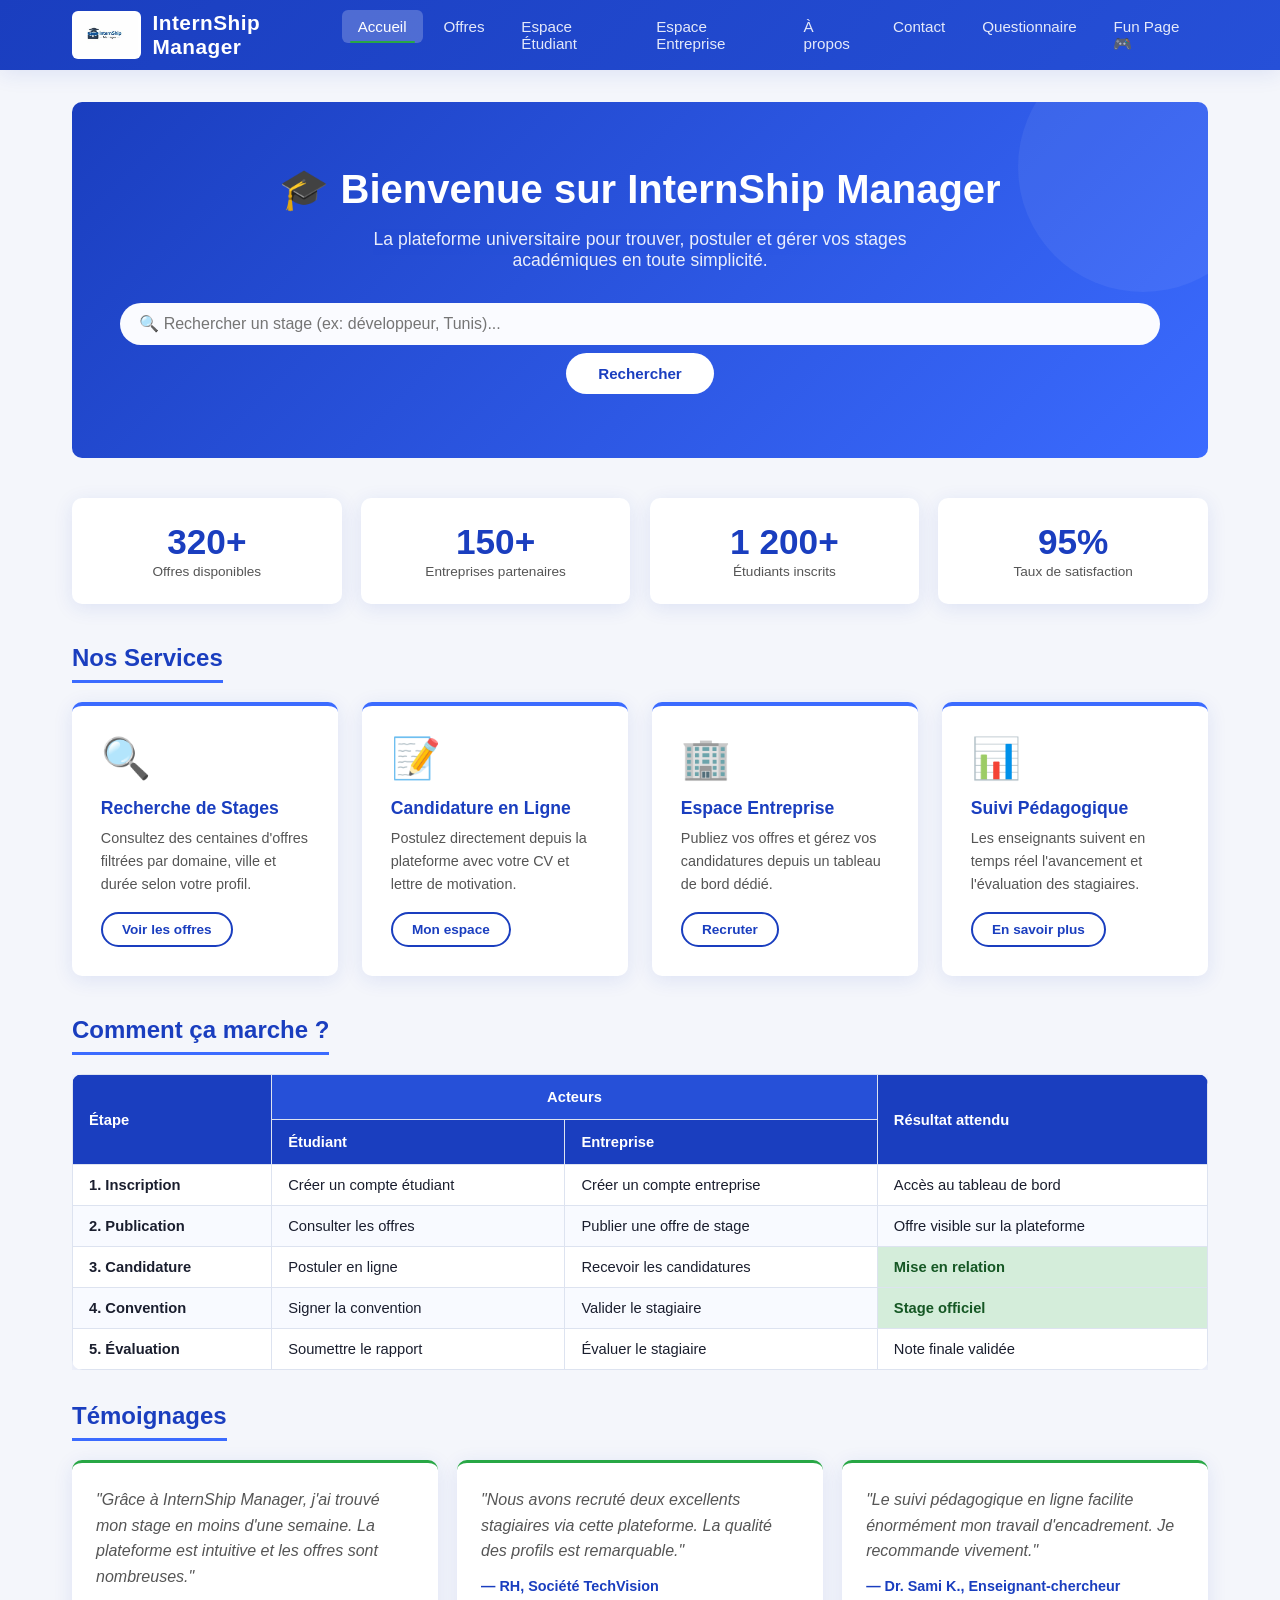
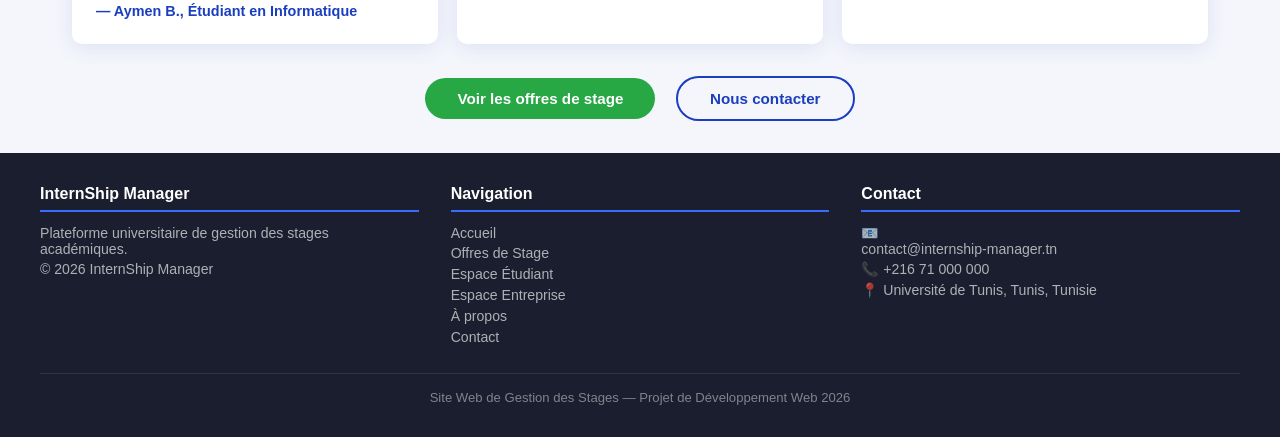
<file: index.html>
<!DOCTYPE html>
<html lang="fr">
<head>
  <meta charset="UTF-8">
  <meta name="viewport" content="width=device-width, initial-scale=1.0">
  <title>Accueil — InternShip Manager</title>
  <link rel="stylesheet" href="styles.css">
  <style>
/* Inline style on hero search bar */
.search-bar { display:flex; gap:0.5rem; justify-content:center; flex-wrap:wrap; }
.search-bar input { padding:0.75rem 1.2rem; border-radius:30px; border:none; font-size:1rem; min-width:280px; outline:none; }
.testimonials { margin-bottom:2rem; }
.testi-grid { display:grid; grid-template-columns:repeat(3,1fr); gap:1.2rem; }
.testi-card { background:white; border-radius:10px; padding:1.5rem; box-shadow:var(--shadow); border-top:3px solid var(--green); }
.testi-card p { font-style:italic; color:var(--gray-text); margin-bottom:0.8rem; line-height:1.6; }
.testi-card .author { font-weight:700; color:var(--blue-dark); font-size:0.9rem; }
@media(max-width:768px){.testi-grid{grid-template-columns:1fr;}}
</style>
  
</head>
<body>
  <header>
    <div class="header-inner">
      <a href="index.html" class="logo-wrap">
        <img src="[data-uri]" alt="InternShip Manager Logo">
        <span class="logo-text">InternShip Manager</span>
      </a>
      <nav>
        <ul>
          <li><a href="index.html" class="active">Accueil</a></li>
          <li><a href="offres.html" >Offres</a></li>
          <li><a href="espace-etudiant.html" >Espace Étudiant</a></li>
          <li><a href="espace-entreprise.html" >Espace Entreprise</a></li>
          <li><a href="about.html" >À propos</a></li>
          <li><a href="contact.html" >Contact</a></li>
          <li><a href="questionnaire.html">Questionnaire</a></li>
          <li><a href="funpage.html">Fun Page 🎮</a></li>
        </ul>
      </nav>
    </div>
  </header>
  <main>

    <!-- Hero Section -->
    <section class="hero">
      <h1>🎓 Bienvenue sur InternShip Manager</h1>
      <p>La plateforme universitaire pour trouver, postuler et gérer vos stages académiques en toute simplicité.</p>
      <div class="search-bar">
        <input type="text" placeholder="🔍 Rechercher un stage (ex: développeur, Tunis)...">
        <a href="offres.html" class="btn btn-primary">Rechercher</a>
      </div>
    </section>

    <!-- Stats -->
    <div class="stats-grid">
      <div class="stat-box"><span class="num">320+</span><span>Offres disponibles</span></div>
      <div class="stat-box"><span class="num">150+</span><span>Entreprises partenaires</span></div>
      <div class="stat-box"><span class="num">1 200+</span><span>Étudiants inscrits</span></div>
      <div class="stat-box"><span class="num">95%</span><span>Taux de satisfaction</span></div>
    </div>

    <!-- Features -->
    <h2 class="section-title">Nos Services</h2>
    <div class="cards-flex">
      <div class="card">
        <div class="card-icon">🔍</div>
        <h3>Recherche de Stages</h3>
        <p>Consultez des centaines d'offres filtrées par domaine, ville et durée selon votre profil.</p>
        <a href="offres.html" class="btn btn-outline" style="margin-top:1rem;font-size:0.85rem;padding:0.5rem 1.2rem;">Voir les offres</a>
      </div>
      <div class="card">
        <div class="card-icon">📝</div>
        <h3>Candidature en Ligne</h3>
        <p>Postulez directement depuis la plateforme avec votre CV et lettre de motivation.</p>
        <a href="espace-etudiant.html" class="btn btn-outline" style="margin-top:1rem;font-size:0.85rem;padding:0.5rem 1.2rem;">Mon espace</a>
      </div>
      <div class="card">
        <div class="card-icon">🏢</div>
        <h3>Espace Entreprise</h3>
        <p>Publiez vos offres et gérez vos candidatures depuis un tableau de bord dédié.</p>
        <a href="espace-entreprise.html" class="btn btn-outline" style="margin-top:1rem;font-size:0.85rem;padding:0.5rem 1.2rem;">Recruter</a>
      </div>
      <div class="card">
        <div class="card-icon">📊</div>
        <h3>Suivi Pédagogique</h3>
        <p>Les enseignants suivent en temps réel l'avancement et l'évaluation des stagiaires.</p>
        <a href="about.html" class="btn btn-outline" style="margin-top:1rem;font-size:0.85rem;padding:0.5rem 1.2rem;">En savoir plus</a>
      </div>
    </div>

    <!-- Comment ça marche -->
    <h2 class="section-title">Comment ça marche ?</h2>
    <div class="table-wrap">
      <table class="table-styled">
        <thead>
          <tr>
            <th rowspan="2">Étape</th>
            <th colspan="2">Acteurs</th>
            <th rowspan="2">Résultat attendu</th>
          </tr>
          <tr>
            <th>Étudiant</th>
            <th>Entreprise</th>
          </tr>
        </thead>
        <tbody>
          <tr><td><strong>1. Inscription</strong></td><td>Créer un compte étudiant</td><td>Créer un compte entreprise</td><td>Accès au tableau de bord</td></tr>
          <tr><td><strong>2. Publication</strong></td><td>Consulter les offres</td><td>Publier une offre de stage</td><td>Offre visible sur la plateforme</td></tr>
          <tr><td><strong>3. Candidature</strong></td><td>Postuler en ligne</td><td>Recevoir les candidatures</td><td class="highlight">Mise en relation</td></tr>
          <tr><td><strong>4. Convention</strong></td><td>Signer la convention</td><td>Valider le stagiaire</td><td class="highlight">Stage officiel</td></tr>
          <tr><td><strong>5. Évaluation</strong></td><td>Soumettre le rapport</td><td>Évaluer le stagiaire</td><td>Note finale validée</td></tr>
        </tbody>
      </table>
    </div>

    <!-- Testimonials -->
    <section class="testimonials">
      <h2 class="section-title">Témoignages</h2>
      <div class="testi-grid">
        <div class="testi-card">
          <p>"Grâce à InternShip Manager, j'ai trouvé mon stage en moins d'une semaine. La plateforme est intuitive et les offres sont nombreuses."</p>
          <span class="author">— Aymen B., Étudiant en Informatique</span>
        </div>
        <div class="testi-card">
          <p>"Nous avons recruté deux excellents stagiaires via cette plateforme. La qualité des profils est remarquable."</p>
          <span class="author">— RH, Société TechVision</span>
        </div>
        <div class="testi-card">
          <p>"Le suivi pédagogique en ligne facilite énormément mon travail d'encadrement. Je recommande vivement."</p>
          <span class="author">— Dr. Sami K., Enseignant-chercheur</span>
        </div>
      </div>
    </section>

    <div style="text-align:center;margin-top:2rem;">
      <a href="offres.html" class="btn btn-secondary" style="margin-right:1rem;">Voir les offres de stage</a>
      <a href="contact.html" class="btn btn-outline">Nous contacter</a>
    </div>

  </main>
  <footer>
    <div class="footer-inner">
      <div class="footer-col">
        <h4>InternShip Manager</h4>
        <p>Plateforme universitaire de gestion des stages académiques.</p>
        <p>© 2026 InternShip Manager</p>
      </div>
      <div class="footer-col">
        <h4>Navigation</h4>
        <a href="index.html">Accueil</a>
        <a href="offres.html">Offres de Stage</a>
        <a href="espace-etudiant.html">Espace Étudiant</a>
        <a href="espace-entreprise.html">Espace Entreprise</a>
        <a href="about.html">À propos</a>
        <a href="contact.html">Contact</a>
      </div>
      <div class="footer-col">
        <h4>Contact</h4>
        <p>📧 <a href="mailto:contact@internship-manager.tn">contact@internship-manager.tn</a></p>
        <p>📞 +216 71 000 000</p>
        <p>📍 Université de Tunis, Tunis, Tunisie</p>
      </div>
    </div>
    <div class="footer-bottom">
      Site Web de Gestion des Stages — Projet de Développement Web 2026
    </div>
  </footer>
</body>
</html>
</file>
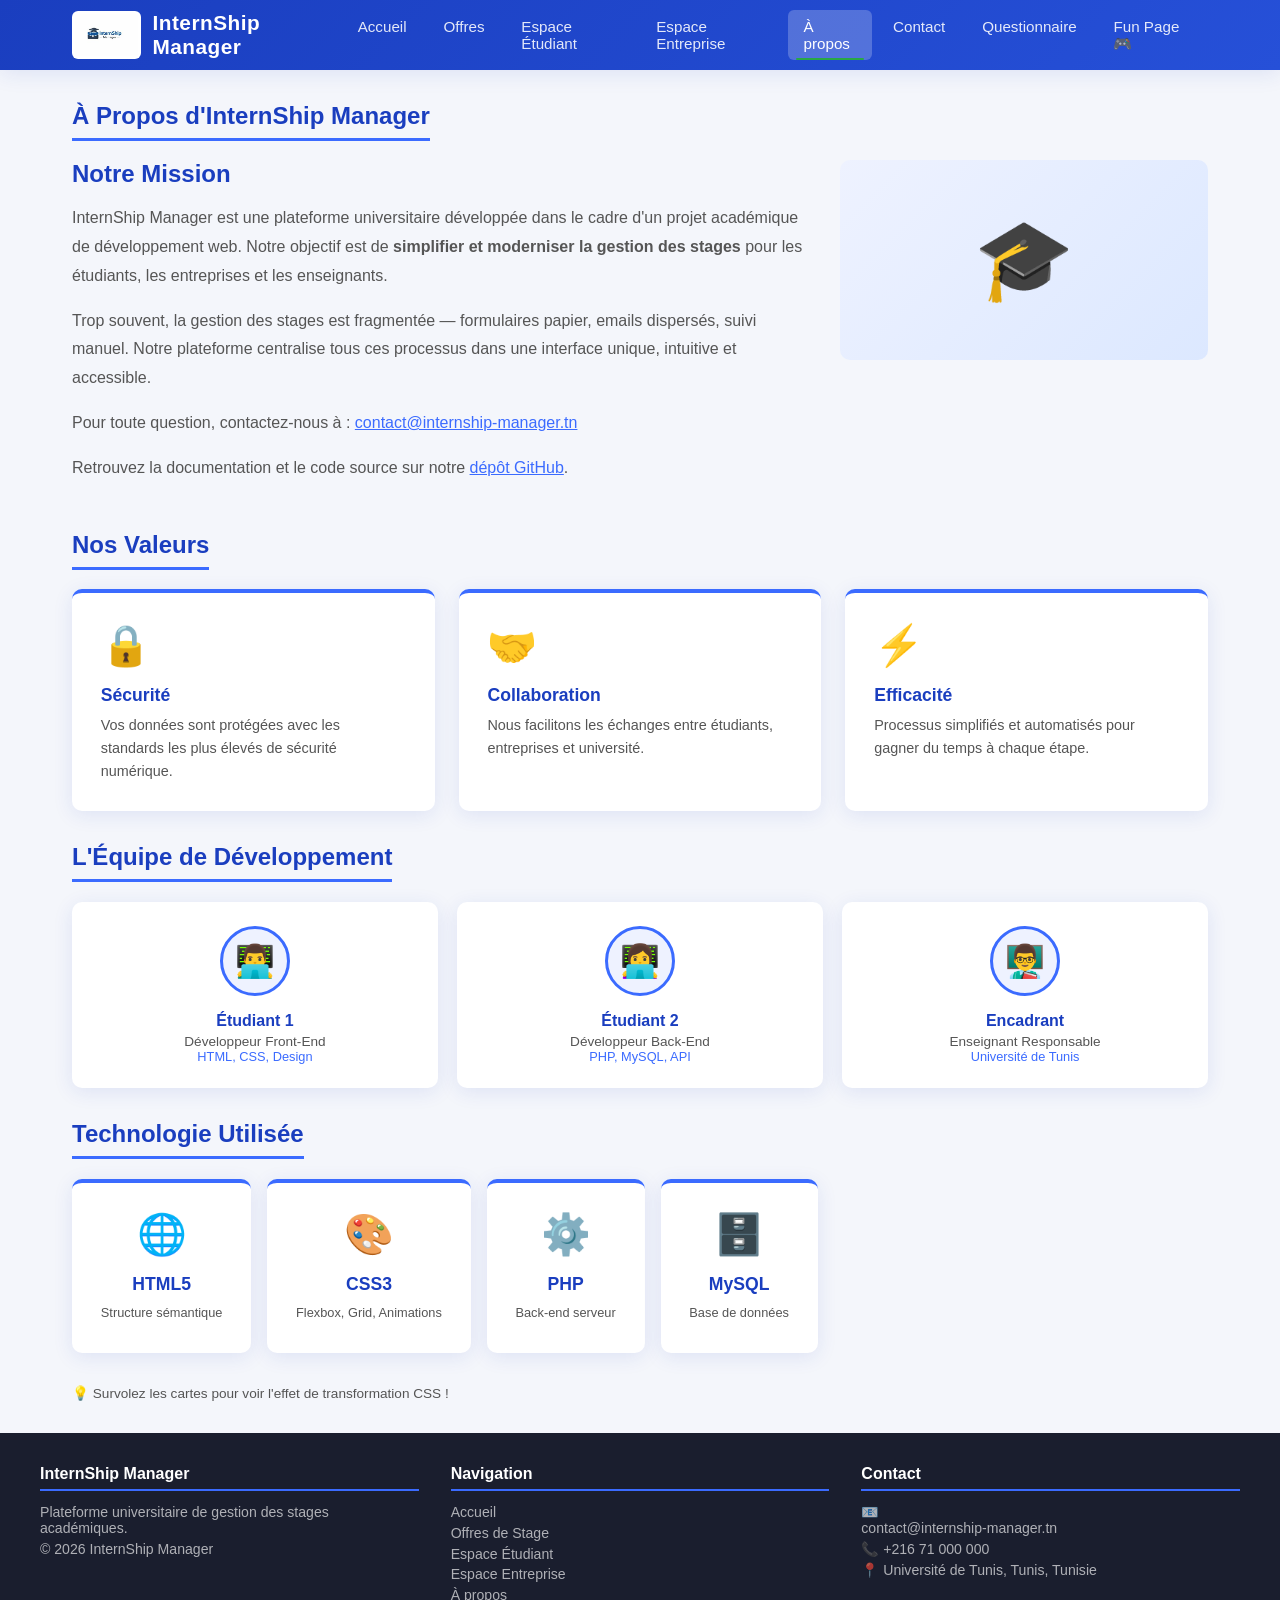
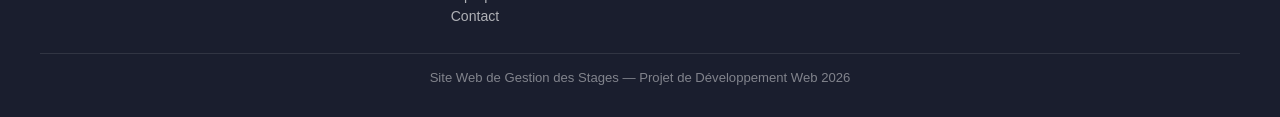
<file: about.html>
<!DOCTYPE html>
<html lang="fr">
<head>
  <meta charset="UTF-8">
  <meta name="viewport" content="width=device-width, initial-scale=1.0">
  <title>À Propos — InternShip Manager</title>
  <link rel="stylesheet" href="styles.css">
  
</head>
<body>
  <header>
    <div class="header-inner">
      <a href="index.html" class="logo-wrap">
        <img src="[data-uri]" alt="InternShip Manager Logo">
        <span class="logo-text">InternShip Manager</span>
      </a>
      <nav>
        <ul>
          <li><a href="index.html" >Accueil</a></li>
          <li><a href="offres.html" >Offres</a></li>
          <li><a href="espace-etudiant.html" >Espace Étudiant</a></li>
          <li><a href="espace-entreprise.html" >Espace Entreprise</a></li>
          <li><a href="about.html" class="active">À propos</a></li>
          <li><a href="contact.html" >Contact</a></li>
          <li><a href="questionnaire.html">Questionnaire</a></li>
          <li><a href="funpage.html">Fun Page 🎮</a></li>
        </ul>
      </nav>
    </div>
  </header>
  <main>

    <h1 class="section-title">À Propos d'InternShip Manager</h1>
    <div class="about-flex">
      <div class="about-text">
        <h2>Notre Mission</h2>
        <p>InternShip Manager est une plateforme universitaire développée dans le cadre d'un projet académique de développement web. Notre objectif est de <strong>simplifier et moderniser la gestion des stages</strong> pour les étudiants, les entreprises et les enseignants.</p>
        <p>Trop souvent, la gestion des stages est fragmentée — formulaires papier, emails dispersés, suivi manuel. Notre plateforme centralise tous ces processus dans une interface unique, intuitive et accessible.</p>
        <p>Pour toute question, contactez-nous à : <a href="mailto:contact@internship-manager.tn">contact@internship-manager.tn</a></p>
        <p>Retrouvez la documentation et le code source sur notre <a href="https://github.com" target="_blank">dépôt GitHub</a>.</p>
      </div>
      <div class="about-img">🎓</div>
    </div>

    <!-- Valeurs -->
    <h2 class="section-title">Nos Valeurs</h2>
    <div class="cards-flex" style="margin-bottom:2rem;">
      <div class="card"><div class="card-icon">🔒</div><h3>Sécurité</h3><p>Vos données sont protégées avec les standards les plus élevés de sécurité numérique.</p></div>
      <div class="card"><div class="card-icon">🤝</div><h3>Collaboration</h3><p>Nous facilitons les échanges entre étudiants, entreprises et université.</p></div>
      <div class="card"><div class="card-icon">⚡</div><h3>Efficacité</h3><p>Processus simplifiés et automatisés pour gagner du temps à chaque étape.</p></div>
    </div>

    <!-- Équipe -->
    <h2 class="section-title">L'Équipe de Développement</h2>
    <div class="team-grid">
      <div class="team-card">
        <div class="team-avatar">👨‍💻</div>
        <h4>Étudiant 1</h4>
        <p>Développeur Front-End</p>
        <p style="font-size:0.8rem;color:var(--blue-light);">HTML, CSS, Design</p>
      </div>
      <div class="team-card">
        <div class="team-avatar">👩‍💻</div>
        <h4>Étudiant 2</h4>
        <p>Développeur Back-End</p>
        <p style="font-size:0.8rem;color:var(--blue-light);">PHP, MySQL, API</p>
      </div>
      <div class="team-card">
        <div class="team-avatar">👨‍🏫</div>
        <h4>Encadrant</h4>
        <p>Enseignant Responsable</p>
        <p style="font-size:0.8rem;color:var(--blue-light);">Université de Tunis</p>
      </div>
    </div>

    <!-- Flip card demo of transformation -->
    <h2 class="section-title">Technologie Utilisée</h2>
    <div style="display:flex;gap:1rem;flex-wrap:wrap;margin-bottom:2rem;">
      <div class="flip-card">
        <div class="flip-inner">
          <div class="card" style="min-width:150px;text-align:center;">
            <div class="card-icon">🌐</div>
            <h3>HTML5</h3>
            <p style="font-size:0.8rem;">Structure sémantique</p>
          </div>
        </div>
      </div>
      <div class="flip-card">
        <div class="flip-inner">
          <div class="card" style="min-width:150px;text-align:center;">
            <div class="card-icon">🎨</div>
            <h3>CSS3</h3>
            <p style="font-size:0.8rem;">Flexbox, Grid, Animations</p>
          </div>
        </div>
      </div>
      <div class="flip-card">
        <div class="flip-inner">
          <div class="card" style="min-width:150px;text-align:center;">
            <div class="card-icon">⚙️</div>
            <h3>PHP</h3>
            <p style="font-size:0.8rem;">Back-end serveur</p>
          </div>
        </div>
      </div>
      <div class="flip-card">
        <div class="flip-inner">
          <div class="card" style="min-width:150px;text-align:center;">
            <div class="card-icon">🗄️</div>
            <h3>MySQL</h3>
            <p style="font-size:0.8rem;">Base de données</p>
          </div>
        </div>
      </div>
    </div>
    <p style="color:var(--gray-text);font-size:0.85rem;">💡 Survolez les cartes pour voir l'effet de transformation CSS !</p>

  </main>
  <footer>
    <div class="footer-inner">
      <div class="footer-col">
        <h4>InternShip Manager</h4>
        <p>Plateforme universitaire de gestion des stages académiques.</p>
        <p>© 2026 InternShip Manager</p>
      </div>
      <div class="footer-col">
        <h4>Navigation</h4>
        <a href="index.html">Accueil</a>
        <a href="offres.html">Offres de Stage</a>
        <a href="espace-etudiant.html">Espace Étudiant</a>
        <a href="espace-entreprise.html">Espace Entreprise</a>
        <a href="about.html">À propos</a>
        <a href="contact.html">Contact</a>
      </div>
      <div class="footer-col">
        <h4>Contact</h4>
        <p>📧 <a href="mailto:contact@internship-manager.tn">contact@internship-manager.tn</a></p>
        <p>📞 +216 71 000 000</p>
        <p>📍 Université de Tunis, Tunis, Tunisie</p>
      </div>
    </div>
    <div class="footer-bottom">
      Site Web de Gestion des Stages — Projet de Développement Web 2026
    </div>
  </footer>
</body>
</html>
</file>
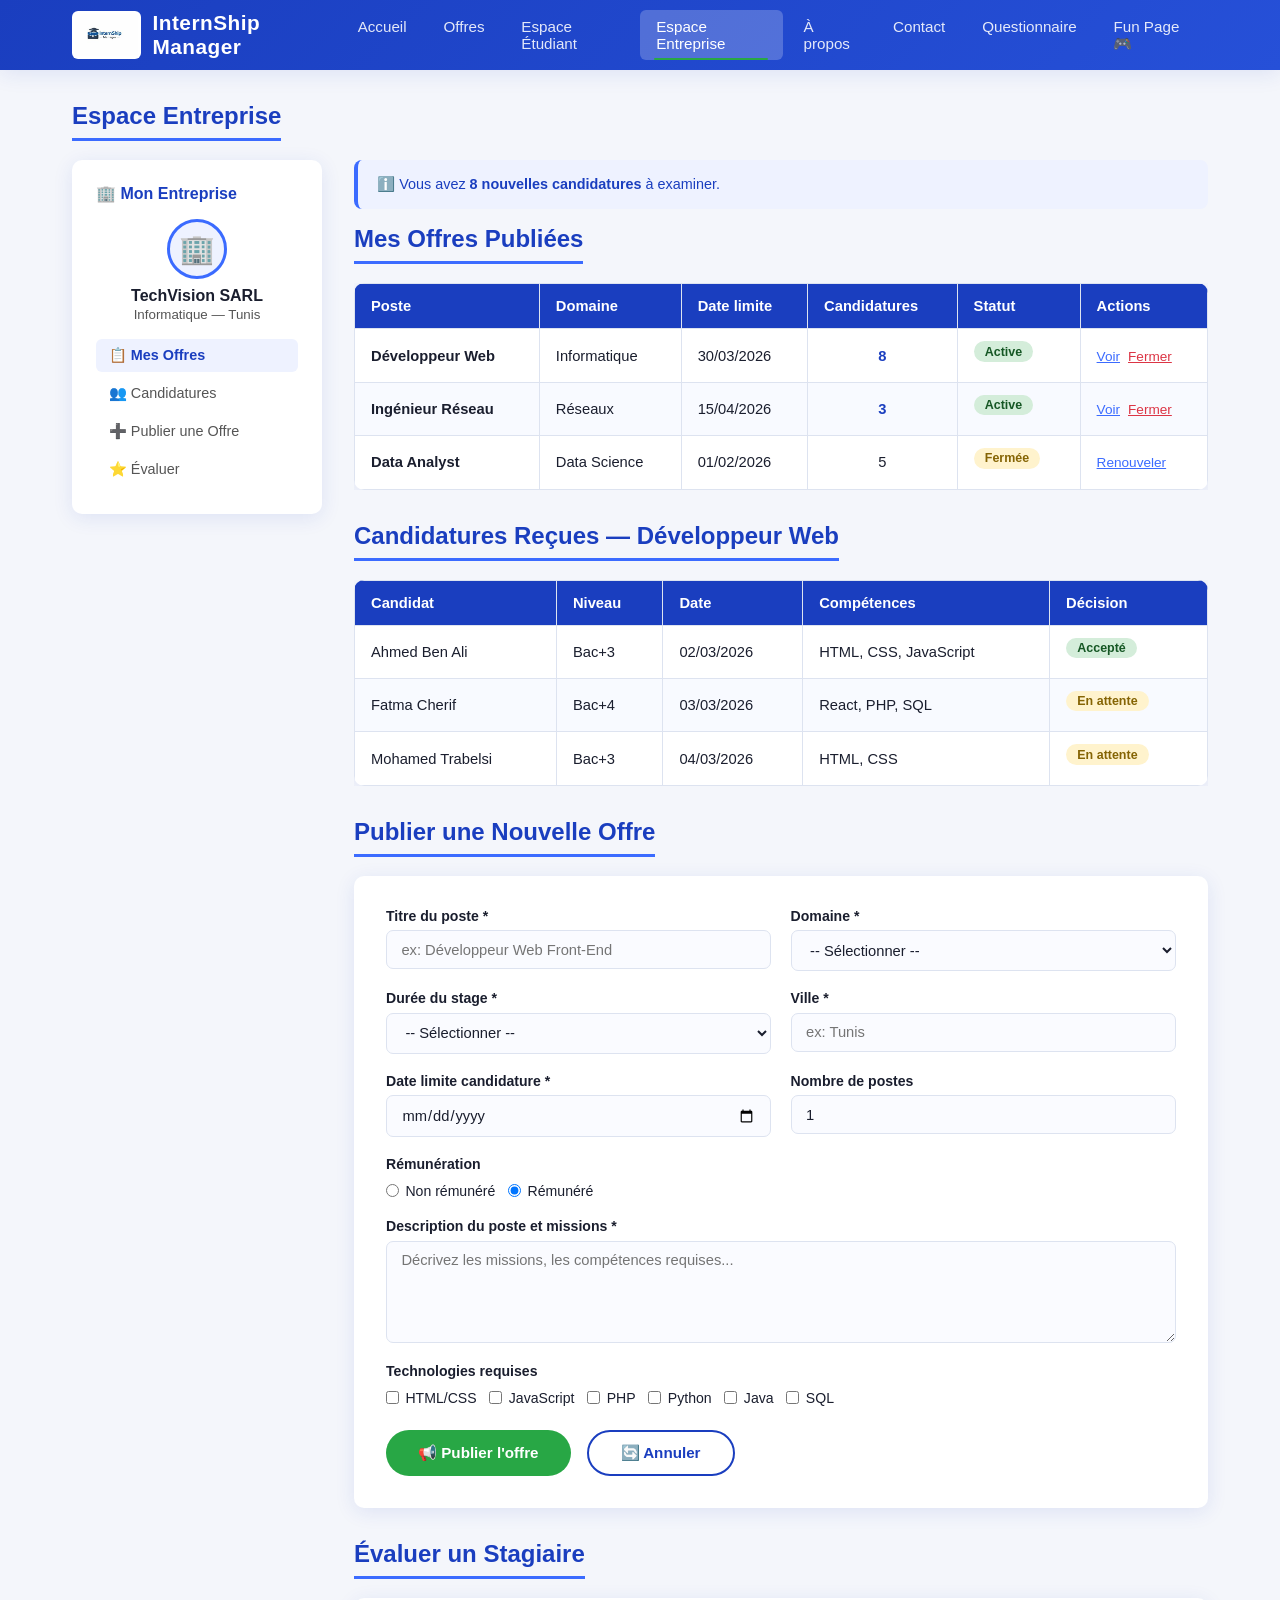
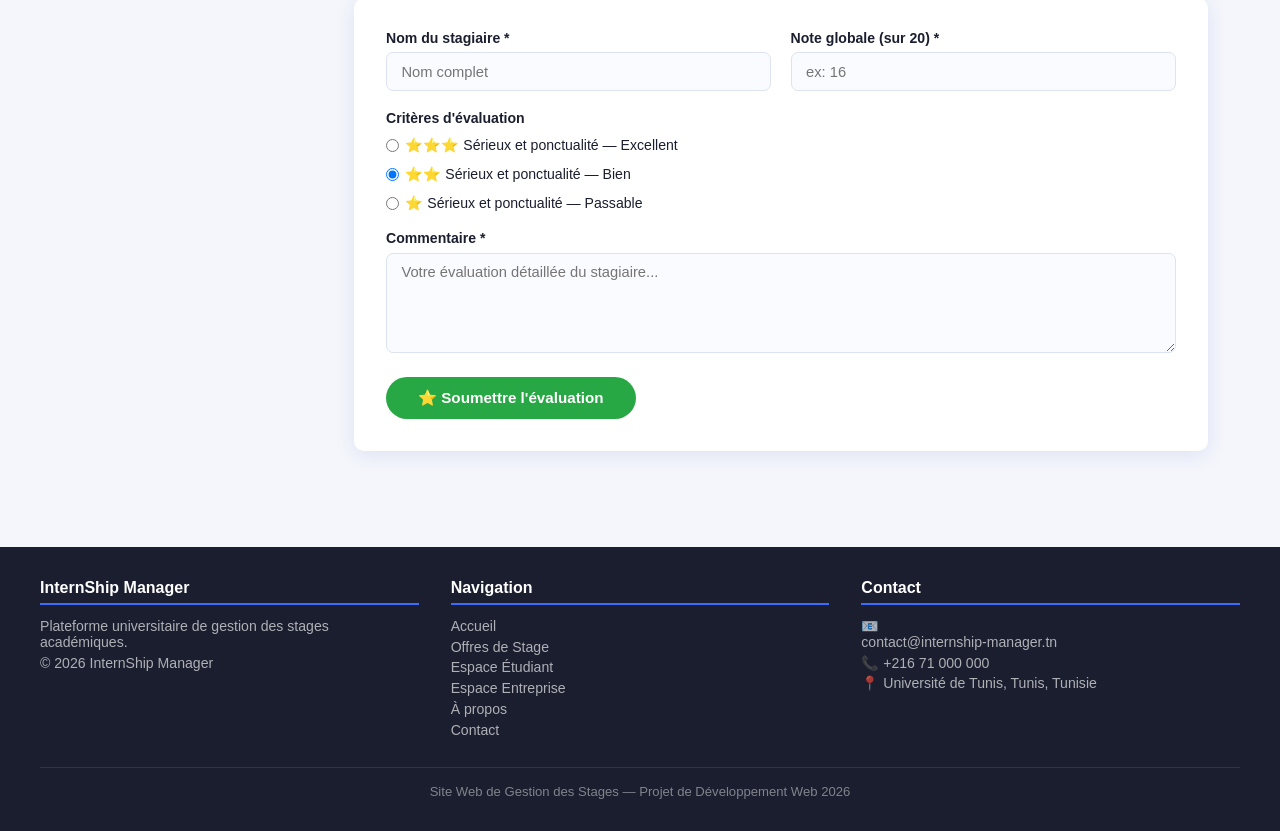
<file: espace-entreprise.html>
<!DOCTYPE html>
<html lang="fr">
<head>
  <meta charset="UTF-8">
  <meta name="viewport" content="width=device-width, initial-scale=1.0">
  <title>Espace Entreprise — InternShip Manager</title>
  <link rel="stylesheet" href="styles.css">
  
</head>
<body>
  <header>
    <div class="header-inner">
      <a href="index.html" class="logo-wrap">
        <img src="[data-uri]" alt="InternShip Manager Logo">
        <span class="logo-text">InternShip Manager</span>
      </a>
      <nav>
        <ul>
          <li><a href="index.html" >Accueil</a></li>
          <li><a href="offres.html" >Offres</a></li>
          <li><a href="espace-etudiant.html" >Espace Étudiant</a></li>
          <li><a href="espace-entreprise.html" class="active">Espace Entreprise</a></li>
          <li><a href="about.html" >À propos</a></li>
          <li><a href="contact.html" >Contact</a></li>
          <li><a href="questionnaire.html">Questionnaire</a></li>
          <li><a href="funpage.html">Fun Page 🎮</a></li>
        </ul>
      </nav>
    </div>
  </header>
  <main>

    <h1 class="section-title">Espace Entreprise</h1>
    <div class="dash-grid">
      <aside class="sidebar">
        <h3>🏢 Mon Entreprise</h3>
        <div style="text-align:center;margin-bottom:1rem;">
          <div style="width:60px;height:60px;border-radius:50%;background:var(--blue-pale);border:3px solid var(--blue-light);display:flex;align-items:center;justify-content:center;font-size:1.8rem;margin:0 auto 0.5rem;">🏢</div>
          <strong>TechVision SARL</strong><br>
          <small style="color:var(--gray-text);">Informatique — Tunis</small>
        </div>
        <ul>
          <li><a href="#offres-ent" class="active">📋 Mes Offres</a></li>
          <li><a href="#candidats">👥 Candidatures</a></li>
          <li><a href="#publier">➕ Publier une Offre</a></li>
          <li><a href="#evaluer">⭐ Évaluer</a></li>
        </ul>
      </aside>

      <div>
        <div class="alert alert-info">ℹ️ Vous avez <strong>8 nouvelles candidatures</strong> à examiner.</div>

        <!-- Mes offres -->
        <div id="offres-ent">
          <h2 class="section-title">Mes Offres Publiées</h2>
          <div class="table-wrap">
            <table class="table-styled">
              <thead>
                <tr>
                  <th>Poste</th>
                  <th>Domaine</th>
                  <th>Date limite</th>
                  <th>Candidatures</th>
                  <th>Statut</th>
                  <th>Actions</th>
                </tr>
              </thead>
              <tbody>
                <tr>
                  <td><strong>Développeur Web</strong></td><td>Informatique</td><td>30/03/2026</td>
                  <td style="text-align:center;font-weight:700;color:var(--blue-dark);">8</td>
                  <td><span class="tag tag-green">Active</span></td>
                  <td><a href="#candidats" style="color:var(--blue-light);font-size:0.85rem;margin-right:0.5rem;">Voir</a><a href="#" style="color:#dc3545;font-size:0.85rem;">Fermer</a></td>
                </tr>
                <tr>
                  <td><strong>Ingénieur Réseau</strong></td><td>Réseaux</td><td>15/04/2026</td>
                  <td style="text-align:center;font-weight:700;color:var(--blue-dark);">3</td>
                  <td><span class="tag tag-green">Active</span></td>
                  <td><a href="#candidats" style="color:var(--blue-light);font-size:0.85rem;margin-right:0.5rem;">Voir</a><a href="#" style="color:#dc3545;font-size:0.85rem;">Fermer</a></td>
                </tr>
                <tr>
                  <td><strong>Data Analyst</strong></td><td>Data Science</td><td>01/02/2026</td>
                  <td style="text-align:center;">5</td>
                  <td><span class="tag tag-orange">Fermée</span></td>
                  <td><a href="#" style="color:var(--blue-light);font-size:0.85rem;">Renouveler</a></td>
                </tr>
              </tbody>
            </table>
          </div>
        </div>

        <!-- Candidatures reçues -->
        <div id="candidats" style="margin-top:2rem;">
          <h2 class="section-title">Candidatures Reçues — Développeur Web</h2>
          <div class="table-wrap">
            <table class="table-styled">
              <thead>
                <tr>
                  <th>Candidat</th>
                  <th>Niveau</th>
                  <th>Date</th>
                  <th>Compétences</th>
                  <th>Décision</th>
                </tr>
              </thead>
              <tbody>
                <tr><td>Ahmed Ben Ali</td><td>Bac+3</td><td>02/03/2026</td><td>HTML, CSS, JavaScript</td><td><span class="tag tag-green">Accepté</span></td></tr>
                <tr><td>Fatma Cherif</td><td>Bac+4</td><td>03/03/2026</td><td>React, PHP, SQL</td><td><span class="tag tag-orange">En attente</span></td></tr>
                <tr><td>Mohamed Trabelsi</td><td>Bac+3</td><td>04/03/2026</td><td>HTML, CSS</td><td><span class="tag tag-orange">En attente</span></td></tr>
              </tbody>
            </table>
          </div>
        </div>

        <!-- Formulaire publication -->
        <div id="publier" style="margin-top:2rem;">
          <h2 class="section-title">Publier une Nouvelle Offre</h2>
          <form class="form-card" action="https://httpbin.org/get" method="GET">
            <div class="form-grid">
              <div class="form-group">
                <label for="titre-offre">Titre du poste *</label>
                <input type="text" id="titre-offre" name="titre" placeholder="ex: Développeur Web Front-End" required>
              </div>
              <div class="form-group">
                <label for="domaine-offre">Domaine *</label>
                <select id="domaine-offre" name="domaine" required>
                  <option value="">-- Sélectionner --</option>
                  <option>Informatique</option>
                  <option>Marketing</option>
                  <option>Finance</option>
                  <option>Design</option>
                  <option>Génie Civil</option>
                  <option>Autre</option>
                </select>
              </div>
              <div class="form-group">
                <label for="duree-offre">Durée du stage *</label>
                <select id="duree-offre" name="duree" required>
                  <option value="">-- Sélectionner --</option>
                  <option>1 mois</option>
                  <option>2 mois</option>
                  <option>3 mois</option>
                  <option>6 mois</option>
                </select>
              </div>
              <div class="form-group">
                <label for="ville-offre">Ville *</label>
                <input type="text" id="ville-offre" name="ville" placeholder="ex: Tunis" required>
              </div>
              <div class="form-group">
                <label for="date-limite">Date limite candidature *</label>
                <input type="date" id="date-limite" name="date_limite" required>
              </div>
              <div class="form-group">
                <label for="nb-postes">Nombre de postes</label>
                <input type="number" id="nb-postes" name="nb_postes" min="1" max="10" value="1">
              </div>
              <div class="form-group full">
                <label>Rémunération</label>
                <div class="radio-group">
                  <label><input type="radio" name="remuneration" value="non"> Non rémunéré</label>
                  <label><input type="radio" name="remuneration" value="oui" checked> Rémunéré</label>
                </div>
              </div>
              <div class="form-group full">
                <label for="desc-offre">Description du poste et missions *</label>
                <textarea id="desc-offre" name="description" placeholder="Décrivez les missions, les compétences requises..." rows="5" required></textarea>
              </div>
              <div class="form-group full">
                <label>Technologies requises</label>
                <div class="checkbox-group">
                  <label><input type="checkbox" name="tech" value="html"> HTML/CSS</label>
                  <label><input type="checkbox" name="tech" value="js"> JavaScript</label>
                  <label><input type="checkbox" name="tech" value="php"> PHP</label>
                  <label><input type="checkbox" name="tech" value="python"> Python</label>
                  <label><input type="checkbox" name="tech" value="java"> Java</label>
                  <label><input type="checkbox" name="tech" value="sql"> SQL</label>
                </div>
              </div>
            </div>
            <div class="form-actions">
              <button type="submit" class="btn btn-secondary">📢 Publier l'offre</button>
              <button type="reset" class="btn btn-outline">🔄 Annuler</button>
            </div>
          </form>
        </div>

        <!-- Formulaire évaluation stagiaire -->
        <div id="evaluer" style="margin-top:2rem;">
          <h2 class="section-title">Évaluer un Stagiaire</h2>
          <form class="form-card" action="https://httpbin.org/get" method="GET">
            <div class="form-grid">
              <div class="form-group">
                <label for="stagiaire-nom">Nom du stagiaire *</label>
                <input type="text" id="stagiaire-nom" name="stagiaire" placeholder="Nom complet" required>
              </div>
              <div class="form-group">
                <label for="note-eval">Note globale (sur 20) *</label>
                <input type="number" id="note-eval" name="note" min="0" max="20" placeholder="ex: 16" required>
              </div>
              <div class="form-group full">
                <label>Critères d'évaluation</label>
                <div class="radio-group" style="flex-direction:column;">
                  <label><input type="radio" name="sérieux" value="excellent"> ⭐⭐⭐ Sérieux et ponctualité — Excellent</label>
                  <label><input type="radio" name="sérieux" value="bien" checked> ⭐⭐ Sérieux et ponctualité — Bien</label>
                  <label><input type="radio" name="sérieux" value="passable"> ⭐ Sérieux et ponctualité — Passable</label>
                </div>
              </div>
              <div class="form-group full">
                <label for="commentaire-eval">Commentaire *</label>
                <textarea id="commentaire-eval" name="commentaire" placeholder="Votre évaluation détaillée du stagiaire..." rows="4" required></textarea>
              </div>
            </div>
            <div class="form-actions">
              <button type="submit" class="btn btn-secondary">⭐ Soumettre l'évaluation</button>
            </div>
          </form>
        </div>
      </div>
    </div>

  </main>
  <footer>
    <div class="footer-inner">
      <div class="footer-col">
        <h4>InternShip Manager</h4>
        <p>Plateforme universitaire de gestion des stages académiques.</p>
        <p>© 2026 InternShip Manager</p>
      </div>
      <div class="footer-col">
        <h4>Navigation</h4>
        <a href="index.html">Accueil</a>
        <a href="offres.html">Offres de Stage</a>
        <a href="espace-etudiant.html">Espace Étudiant</a>
        <a href="espace-entreprise.html">Espace Entreprise</a>
        <a href="about.html">À propos</a>
        <a href="contact.html">Contact</a>
      </div>
      <div class="footer-col">
        <h4>Contact</h4>
        <p>📧 <a href="mailto:contact@internship-manager.tn">contact@internship-manager.tn</a></p>
        <p>📞 +216 71 000 000</p>
        <p>📍 Université de Tunis, Tunis, Tunisie</p>
      </div>
    </div>
    <div class="footer-bottom">
      Site Web de Gestion des Stages — Projet de Développement Web 2026
    </div>
  </footer>
</body>
</html>
</file>
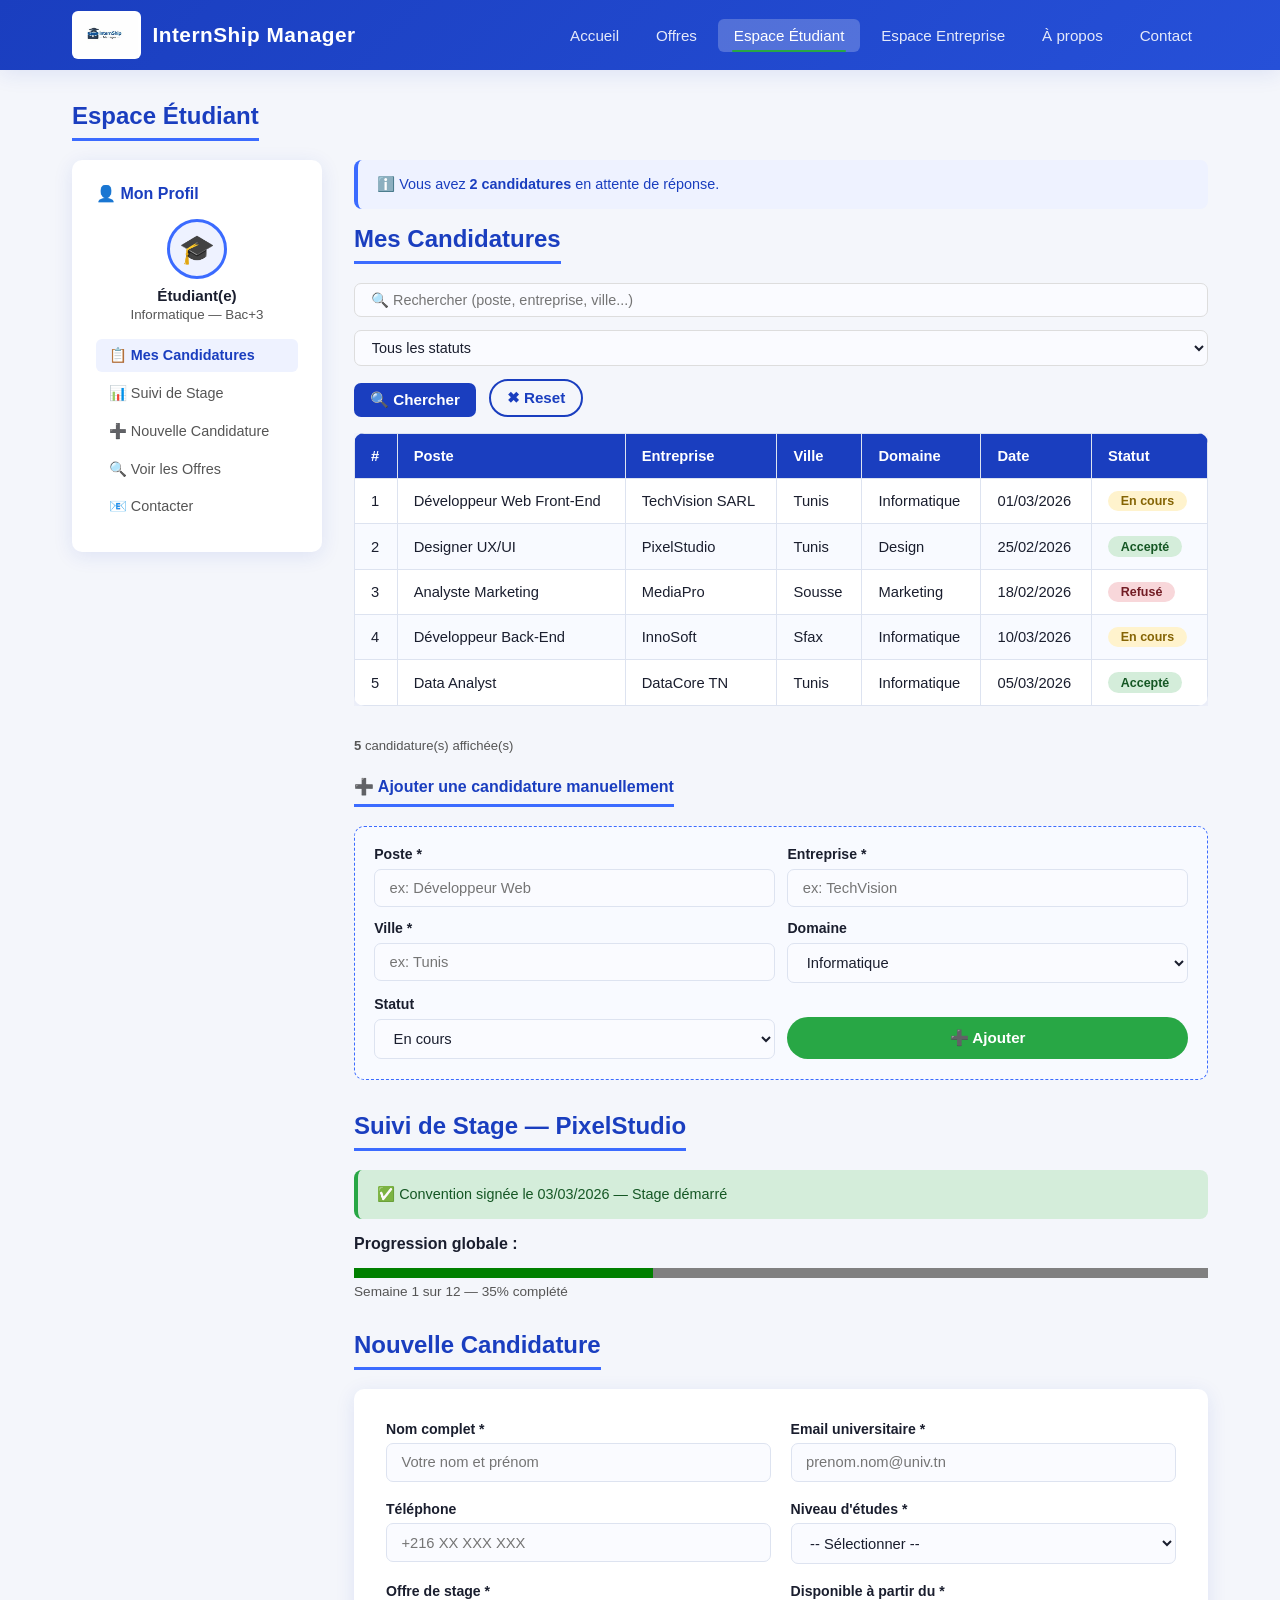
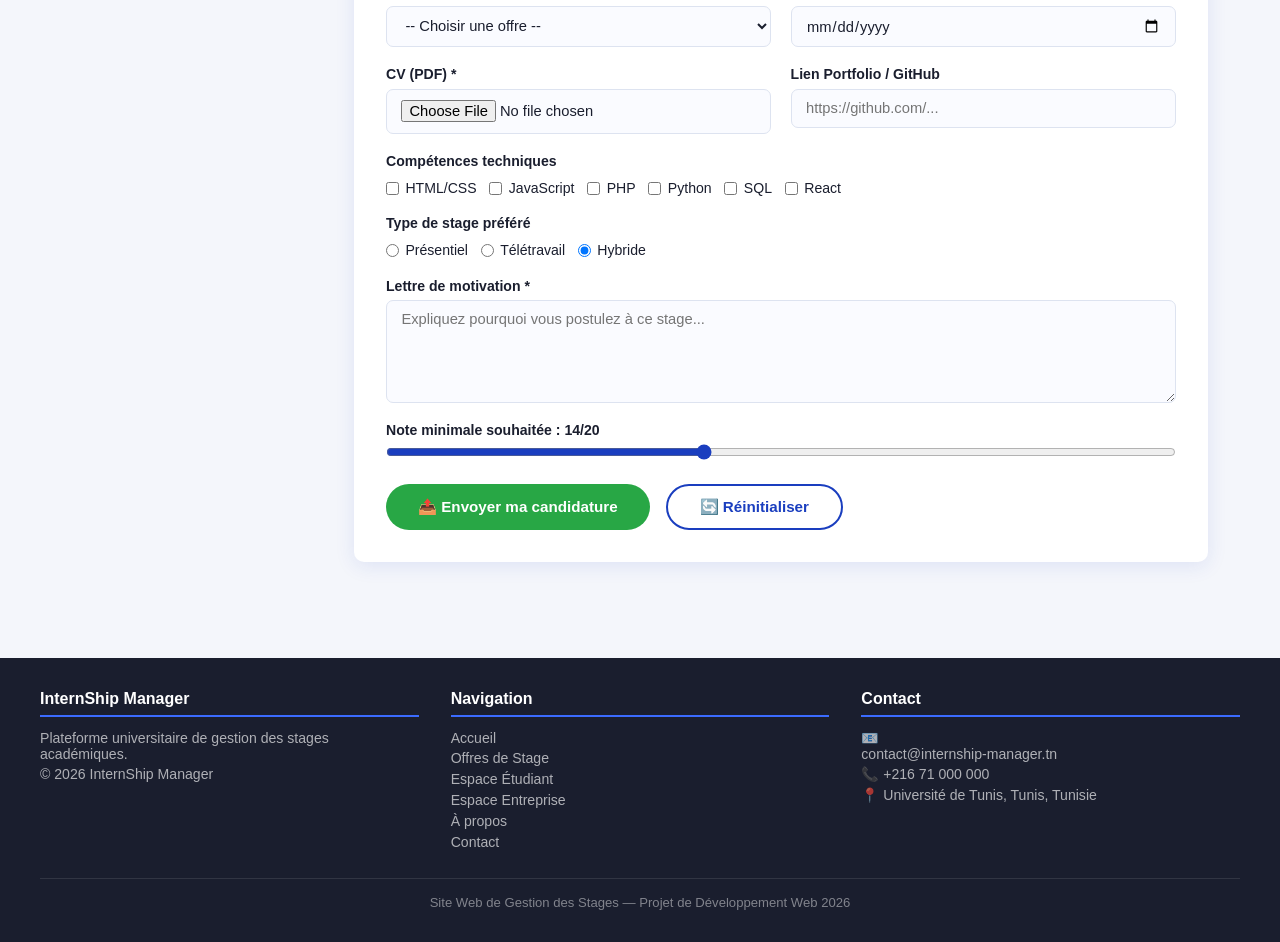
<file: espace-etudiant.html>
<!DOCTYPE html>
<html lang="fr">
<head>
  <meta charset="UTF-8">
  <meta name="viewport" content="width=device-width, initial-scale=1.0">
  <title>Espace Étudiant — InternShip Manager</title>
  <link rel="stylesheet" href="styles.css">
  <style>
.status-badge { display:inline-block; padding:0.2rem 0.8rem; border-radius:20px; font-size:0.78rem; font-weight:700; }
.status-en-cours { background:#fff3cd; color:#856404; }
.status-accepte { background:var(--green-light); color:#155724; }
.status-refuse { background:#f8d7da; color:#721c24; }
progress { width:100%; height:10px; border-radius:5px; accent-color: var(--blue-dark); }
</style>
</head>
<body>
  <header>
    <div class="header-inner">
      <a href="index.html" class="logo-wrap">
        <img src="[data-uri]" alt="InternShip Manager Logo">
        <span class="logo-text">InternShip Manager</span>
      </a>
      <nav>
        <ul>
          <li><a href="index.html" >Accueil</a></li>
          <li><a href="offres.html" >Offres</a></li>
          <li><a href="espace-etudiant.html" class="active">Espace Étudiant</a></li>
          <li><a href="espace-entreprise.html" >Espace Entreprise</a></li>
          <li><a href="about.html" >À propos</a></li>
          <li><a href="contact.html" >Contact</a></li>
        </ul>
      </nav>
    </div>
  </header>
  <main>

    <h1 class="section-title">Espace Étudiant</h1>
    <div class="dash-grid">
      <!-- Sidebar -->
      <aside class="sidebar">
        <h3>👤 Mon Profil</h3>
        <div style="text-align:center;margin-bottom:1rem;">
          <div style="width:60px;height:60px;border-radius:50%;background:var(--blue-pale);border:3px solid var(--blue-light);display:flex;align-items:center;justify-content:center;font-size:1.8rem;margin:0 auto 0.5rem;">🎓</div>
          <strong style="font-size:0.95rem;">Étudiant(e)</strong><br>
          <small style="color:var(--gray-text);">Informatique — Bac+3</small>
        </div>
        <ul>
          <li><a href="#candidature" class="active">📋 Mes Candidatures</a></li>
          <li><a href="#suivi">📊 Suivi de Stage</a></li>
          <li><a href="#postuler">➕ Nouvelle Candidature</a></li>
          <li><a href="offres.html">🔍 Voir les Offres</a></li>
          <li><a href="contact.html">📧 Contacter</a></li>
        </ul>
      </aside>

      <!-- Main Content -->
      <div>
        <!-- Alert -->
        <div class="alert alert-info">ℹ️ Vous avez <strong>2 candidatures</strong> en attente de réponse.</div>

        <!-- Candidatures Table -->
        <div id="candidature">
          <h2 class="section-title">Mes Candidatures</h2>
          <!-- Zone de recherche dynamique -->
          <div style="display:flex;gap:0.8rem;flex-wrap:wrap;margin-bottom:1rem;align-items:flex-end;">
            <input type="text" id="recherche-keyword" placeholder="🔍 Rechercher (poste, entreprise, ville...)"
              style="padding:0.5rem 1rem;border:1.5px solid #ddd;border-radius:7px;font-size:0.9rem;flex:1;min-width:180px;">
            <select id="recherche-statut" style="padding:0.5rem 0.8rem;border:1.5px solid #ddd;border-radius:7px;font-size:0.9rem;">
              <option value="">Tous les statuts</option>
              <option value="En cours">En cours</option>
              <option value="Accepté">Accepté</option>
              <option value="Refusé">Refusé</option>
            </select>
            <button id="btn-rechercher" class="btn btn-primary" style="background:var(--blue-dark);color:white;border-radius:7px;padding:0.5rem 1rem;">🔍 Chercher</button>
            <button id="btn-reset-recherche" class="btn btn-outline" style="padding:0.5rem 1rem;">✖ Reset</button>
          </div>

          <!-- Notification JS -->
          <div id="notif-js" class="alert" style="display:none;margin-bottom:0.8rem;"></div>

          <div class="table-wrap">
            <table class="table-styled">
              <thead>
                <tr>
                  <th>#</th>
                  <th>Poste</th>
                  <th>Entreprise</th>
                  <th>Ville</th>
                  <th>Domaine</th>
                  <th>Date</th>
                  <th>Statut</th>
                </tr>
              </thead>
              <tbody id="tbody-candidatures">
                <!-- Rempli dynamiquement par espace-etudiant.js -->
              </tbody>
            </table>
          </div>
          <p style="font-size:0.82rem;color:var(--gray-text);margin-top:0.4rem;">
            <strong id="compteur-candidatures">0</strong> candidature(s) affichée(s)
          </p>
        </div>


        <!-- Formulaire Ajout de Candidature (dynamique) -->
        <div id="ajout-candidature" style="margin-top:1.5rem;">
          <h2 class="section-title" style="font-size:1rem;">➕ Ajouter une candidature manuellement</h2>
          <form id="form-ajout-candidature" style="display:grid;grid-template-columns:1fr 1fr;gap:0.8rem;background:#f8faff;padding:1.2rem;border-radius:10px;border:1.5px dashed var(--blue-light);">
            <div class="form-group">
              <label>Poste *</label>
              <input type="text" id="ajout-poste" placeholder="ex: Développeur Web">
            </div>
            <div class="form-group">
              <label>Entreprise *</label>
              <input type="text" id="ajout-entreprise" placeholder="ex: TechVision">
            </div>
            <div class="form-group">
              <label>Ville *</label>
              <input type="text" id="ajout-ville" placeholder="ex: Tunis">
            </div>
            <div class="form-group">
              <label>Domaine</label>
              <select id="ajout-domaine">
                <option value="Informatique">Informatique</option>
                <option value="Marketing">Marketing</option>
                <option value="Design">Design</option>
                <option value="Finance">Finance</option>
                <option value="Autre">Autre</option>
              </select>
            </div>
            <div class="form-group">
              <label>Statut</label>
              <select id="ajout-statut">
                <option value="En cours">En cours</option>
                <option value="Accepté">Accepté</option>
                <option value="Refusé">Refusé</option>
              </select>
            </div>
            <div style="display:flex;align-items:flex-end;">
              <button type="button" id="btn-ajouter-candidature" class="btn btn-secondary" style="width:100%;">➕ Ajouter</button>
            </div>
          </form>
        </div>
        <!-- Suivi de stage -->
        <div id="suivi" style="margin-top:2rem;">
          <h2 class="section-title">Suivi de Stage — PixelStudio</h2>
          <div class="alert alert-success">✅ Convention signée le 03/03/2026 — Stage démarré</div>
          <p style="margin-bottom:0.5rem;font-weight:600;">Progression globale :</p>
          <progress value="35" max="100"></progress>
          <p style="font-size:0.85rem;color:var(--gray-text);margin-top:0.3rem;">Semaine 1 sur 12 — 35% complété</p>
        </div>

        <!-- Form : Nouvelle Candidature -->
        <div id="postuler" style="margin-top:2rem;">
          <h2 class="section-title">Nouvelle Candidature</h2>
          <form class="form-card" action="https://httpbin.org/get" method="GET">
            <div class="form-grid">
              <div class="form-group">
                <label for="nom">Nom complet *</label>
                <input type="text" id="nom" name="nom" placeholder="Votre nom et prénom" required>
              </div>
              <div class="form-group">
                <label for="email-etu">Email universitaire *</label>
                <input type="email" id="email-etu" name="email" placeholder="prenom.nom@univ.tn" required>
              </div>
              <div class="form-group">
                <label for="tel">Téléphone</label>
                <input type="tel" id="tel" name="tel" placeholder="+216 XX XXX XXX">
              </div>
              <div class="form-group">
                <label for="niveau">Niveau d'études *</label>
                <select id="niveau" name="niveau" required>
                  <option value="">-- Sélectionner --</option>
                  <option value="bac2">Bac+2</option>
                  <option value="bac3">Bac+3 (Licence)</option>
                  <option value="bac4">Bac+4 (Master 1)</option>
                  <option value="bac5">Bac+5 (Master 2 / Ingénieur)</option>
                </select>
              </div>
              <div class="form-group">
                <label for="offre-sel">Offre de stage *</label>
                <select id="offre-sel" name="offre" required>
                  <option value="">-- Choisir une offre --</option>
                  <option value="webdev">Développeur Web Front-End — TechVision</option>
                  <option value="marketing">Analyste Marketing — MediaPro</option>
                  <option value="designer">Designer UX/UI — PixelStudio</option>
                  <option value="backend">Développeur Back-End — InnoSoft</option>
                </select>
              </div>
              <div class="form-group">
                <label for="disponibilite">Disponible à partir du *</label>
                <input type="date" id="disponibilite" name="dispo" required>
              </div>
              <div class="form-group">
                <label for="cv">CV (PDF) *</label>
                <input type="file" id="cv" name="cv" accept=".pdf,.doc,.docx">
              </div>
              <div class="form-group">
                <label for="portfolio">Lien Portfolio / GitHub</label>
                <input type="url" id="portfolio" name="portfolio" placeholder="https://github.com/...">
              </div>
              <div class="form-group full">
                <label>Compétences techniques</label>
                <div class="checkbox-group">
                  <label><input type="checkbox" name="skills" value="html"> HTML/CSS</label>
                  <label><input type="checkbox" name="skills" value="js"> JavaScript</label>
                  <label><input type="checkbox" name="skills" value="php"> PHP</label>
                  <label><input type="checkbox" name="skills" value="python"> Python</label>
                  <label><input type="checkbox" name="skills" value="sql"> SQL</label>
                  <label><input type="checkbox" name="skills" value="react"> React</label>
                </div>
              </div>
              <div class="form-group full">
                <label>Type de stage préféré</label>
                <div class="radio-group">
                  <label><input type="radio" name="type_stage" value="presentiel"> Présentiel</label>
                  <label><input type="radio" name="type_stage" value="teletravail"> Télétravail</label>
                  <label><input type="radio" name="type_stage" value="hybride" checked> Hybride</label>
                </div>
              </div>
              <div class="form-group full">
                <label for="motivation">Lettre de motivation *</label>
                <textarea id="motivation" name="motivation" placeholder="Expliquez pourquoi vous postulez à ce stage..." rows="5" required></textarea>
              </div>
              <div class="form-group full">
                <label for="note-min">Note minimale souhaitée : <strong>14/20</strong></label>
                <input type="range" id="note-min" name="note_min" min="10" max="20" value="14">
              </div>
            </div>
            <div class="form-actions">
              <button type="submit" class="btn btn-secondary">📤 Envoyer ma candidature</button>
              <button type="reset" class="btn btn-outline">🔄 Réinitialiser</button>
            </div>
          </form>
        </div>
      </div>
    </div>

  </main>
  <footer>
    <div class="footer-inner">
      <div class="footer-col">
        <h4>InternShip Manager</h4>
        <p>Plateforme universitaire de gestion des stages académiques.</p>
        <p>© 2026 InternShip Manager</p>
      </div>
      <div class="footer-col">
        <h4>Navigation</h4>
        <a href="index.html">Accueil</a>
        <a href="offres.html">Offres de Stage</a>
        <a href="espace-etudiant.html">Espace Étudiant</a>
        <a href="espace-entreprise.html">Espace Entreprise</a>
        <a href="about.html">À propos</a>
        <a href="contact.html">Contact</a>
      </div>
      <div class="footer-col">
        <h4>Contact</h4>
        <p>📧 <a href="mailto:contact@internship-manager.tn">contact@internship-manager.tn</a></p>
        <p>📞 +216 71 000 000</p>
        <p>📍 Université de Tunis, Tunis, Tunisie</p>
      </div>
    </div>
    <div class="footer-bottom">
      Site Web de Gestion des Stages — Projet de Développement Web 2026
    </div>
  </footer>
  <script src="js/espace-etudiant.js"></script>
</body>
</html>
</file>
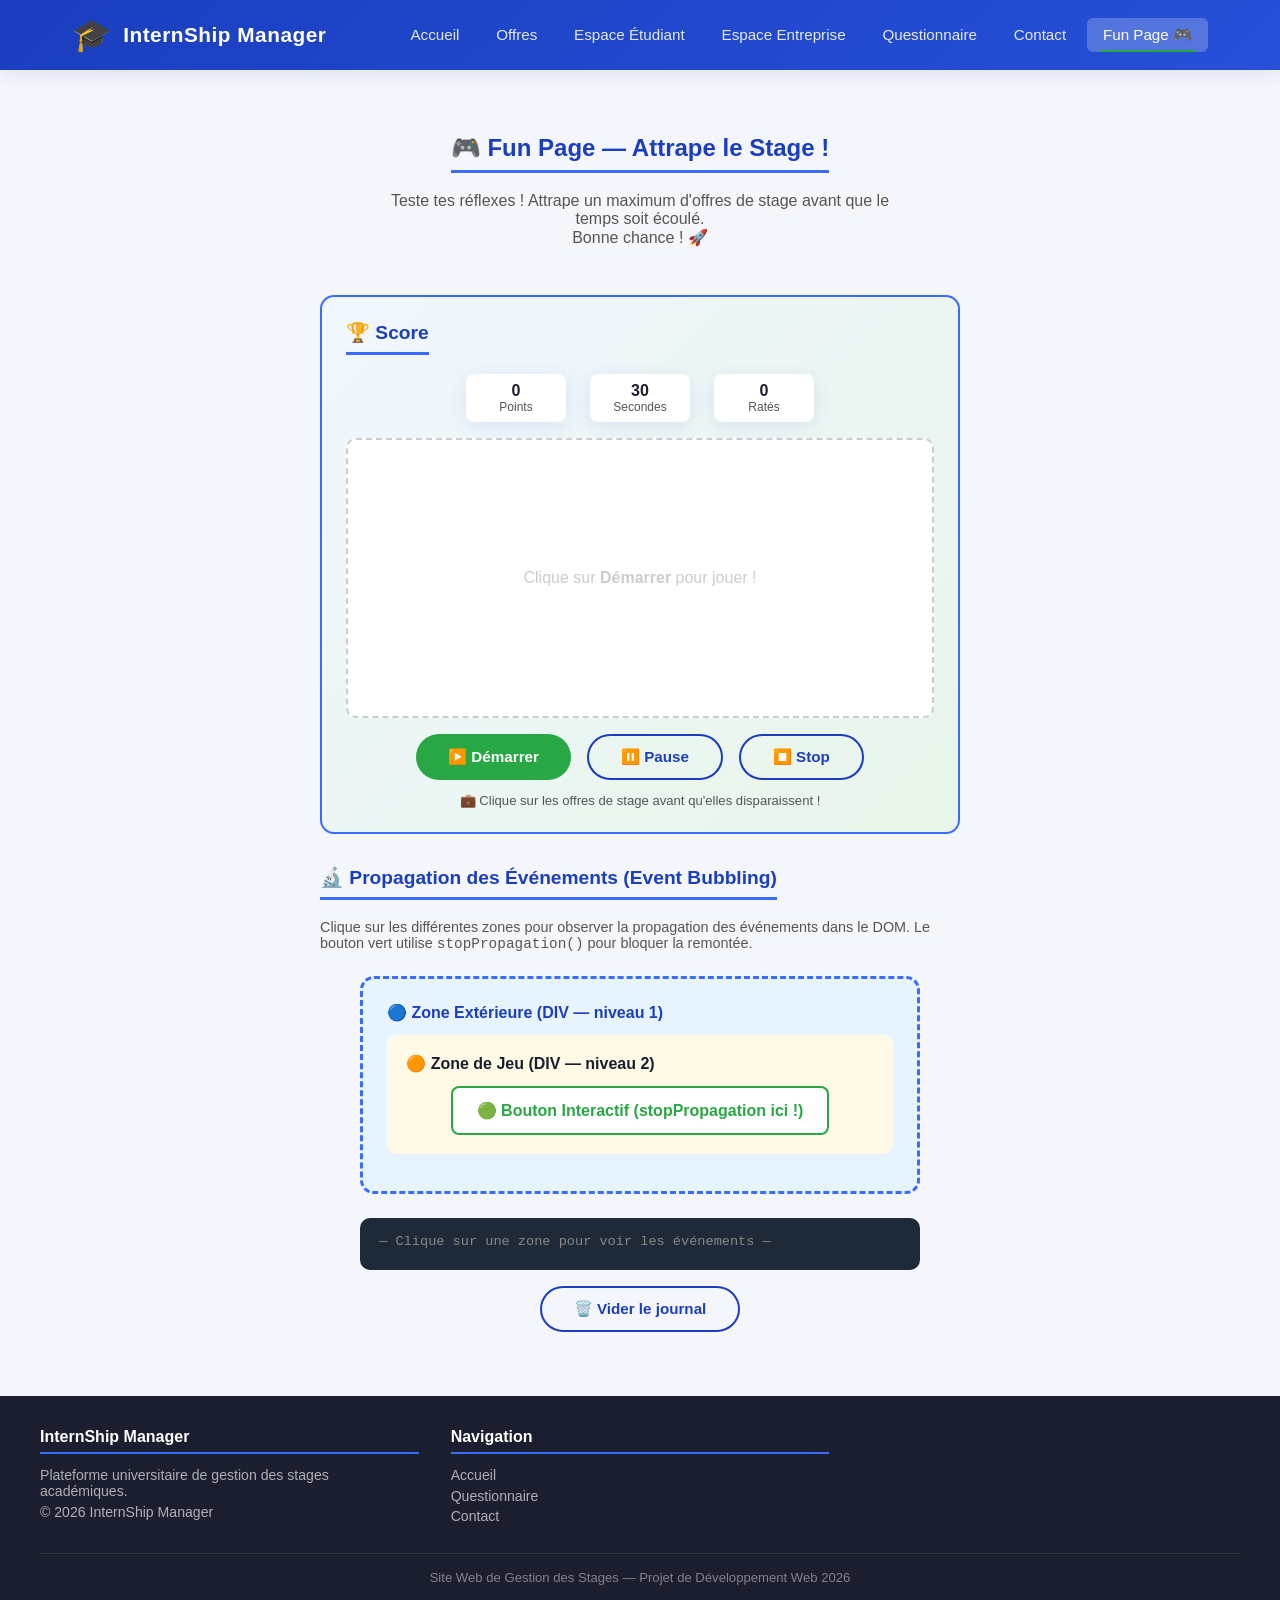
<file: funpage.html>
<!DOCTYPE html>
<html lang="fr">
<head>
  <meta charset="UTF-8">
  <meta name="viewport" content="width=device-width, initial-scale=1.0">
  <title>Fun Page — InternShip Manager</title>
  <link rel="stylesheet" href="styles.css">
  <style>
    /* ===== STYLES SPÉCIFIQUES À LA FUN PAGE ===== */

    /* Zone principale du jeu */
    .fun-hero {
      text-align: center;
      padding: 2rem 1rem 1rem;
    }

    /* Conteneur du jeu : illustre la propagation des événements */
    #zone-propagation {
      background: #e8f4fd;
      border: 3px dashed var(--blue-light);
      border-radius: 14px;
      padding: 1.5rem;
      margin: 1.5rem auto;
      max-width: 560px;
      cursor: pointer;
      transition: background 0.2s;
      position: relative;
    }
    #zone-propagation:hover { background: #d0eaf9; }

    /* Zone de jeu imbriquée (niveau 2) */
    #zone-jeu {
      background: #fff9e6;
      border: 2px solid var(--orange);
      border-radius: 10px;
      padding: 1.2rem;
      margin: 0.8rem auto;
      cursor: pointer;
      transition: background 0.2s;
    }
    #zone-jeu:hover { background: #fff3cc; }

    /* Élément interactif imbriqué (niveau 3) */
    #element-interactif {
      background: white;
      border: 2px solid var(--green);
      border-radius: 8px;
      padding: 0.8rem 1.5rem;
      display: inline-block;
      cursor: pointer;
      font-weight: 700;
      color: var(--green);
      transition: transform 0.15s, background 0.2s;
      user-select: none;
    }
    #element-interactif:hover {
      transform: scale(1.05);
      background: var(--green-light);
    }

    /* Journal des événements de propagation */
    #log-propagation {
      background: #1e2a38;
      color: #a8d8a8;
      border-radius: 10px;
      padding: 1rem 1.2rem;
      font-family: monospace;
      font-size: 0.85rem;
      max-height: 150px;
      overflow-y: auto;
      text-align: left;
      margin: 1rem auto;
      max-width: 560px;
    }
    .log-entry { margin-bottom: 0.3rem; animation: fadeIn 0.3s ease; }
    .log-div    { color: #7ec8e3; }
    .log-jeu    { color: #ffd580; }
    .log-btn    { color: #a8d8a8; }
    @keyframes fadeIn { from { opacity: 0; transform: translateY(-4px); } to { opacity:1; transform:none; } }

    /* ===== JEU : Attrape les stages ===== */
    #jeu-conteneur {
      background: linear-gradient(135deg, #f0f7ff 0%, #e8f5e9 100%);
      border: 2px solid var(--blue-light);
      border-radius: 14px;
      padding: 1.5rem;
      margin: 2rem auto;
      max-width: 640px;
    }
    #jeu-terrain {
      position: relative;
      width: 100%;
      height: 280px;
      background: white;
      border-radius: 10px;
      border: 2px dashed #ccc;
      overflow: hidden;
      cursor: crosshair;
      margin: 1rem 0;
    }
    /* Cible volante (offre de stage à attraper) */
    .cible {
      position: absolute;
      font-size: 2rem;
      cursor: pointer;
      transition: none;
      user-select: none;
      animation: none;
    }
    /* Tableau de score */
    .score-bar {
      display: flex;
      gap: 1.5rem;
      justify-content: center;
      flex-wrap: wrap;
      margin-bottom: 1rem;
    }
    .score-item {
      background: white;
      border-radius: 8px;
      padding: 0.5rem 1.2rem;
      font-weight: 700;
      font-size: 1rem;
      box-shadow: var(--shadow);
      min-width: 100px;
      text-align: center;
    }
    .score-item span { display: block; font-size: 0.75rem; font-weight: 400; color: var(--gray-text); }

    /* Boutons du jeu */
    .jeu-btns { display: flex; gap: 1rem; justify-content: center; flex-wrap: wrap; margin-top: 1rem; }

    /* Effets visuels lors d'un clic réussi */
    .pop { animation: pop 0.3s ease forwards; }
    @keyframes pop {
      0%  { transform: scale(1); opacity: 1; }
      50% { transform: scale(1.4); opacity: 0.8; }
      100%{ transform: scale(0); opacity: 0; }
    }

    /* Feedback "raté" */
    .miss-effect {
      position: absolute;
      font-size: 1.5rem;
      pointer-events: none;
      animation: miss 0.6s ease forwards;
    }
    @keyframes miss {
      0%  { opacity: 1; transform: translateY(0); }
      100%{ opacity: 0; transform: translateY(-40px); }
    }

    /* Message de fin de partie */
    #fin-message {
      display: none;
      background: var(--blue-dark);
      color: white;
      border-radius: 10px;
      padding: 1.5rem;
      text-align: center;
      margin-top: 1rem;
    }
    #fin-message h3 { margin: 0 0 0.5rem; font-size: 1.5rem; }
  </style>
</head>
<body>

  <!-- ===== EN-TÊTE ===== -->
  <header>
    <div class="header-inner">
      <a href="index.html" class="logo-wrap">
        <span style="font-size:2rem;">🎓</span>
        <span class="logo-text">InternShip Manager</span>
      </a>
      <nav>
        <ul>
          <li><a href="index.html">Accueil</a></li>
          <li><a href="offres.html">Offres</a></li>
          <li><a href="espace-etudiant.html">Espace Étudiant</a></li>
          <li><a href="espace-entreprise.html">Espace Entreprise</a></li>
          <li><a href="questionnaire.html">Questionnaire</a></li>
          <li><a href="contact.html">Contact</a></li>
          <li><a href="funpage.html" class="active">Fun Page 🎮</a></li>
        </ul>
      </nav>
    </div>
  </header>

  <main>

    <!-- ===== TITRE ===== -->
    <div class="fun-hero">
      <h1 class="section-title">🎮 Fun Page — Attrape le Stage !</h1>
      <p style="color:var(--gray-text);max-width:500px;margin:0 auto;">
        Teste tes réflexes ! Attrape un maximum d'offres de stage avant que le temps soit écoulé.
        <br>Bonne chance ! 🚀
      </p>
    </div>

    <!-- ===== JEU PRINCIPAL : Attrape les stages ===== -->
    <div id="jeu-conteneur">
      <h2 class="section-title" style="font-size:1.2rem;">🏆 Score</h2>

      <!-- Tableau de score -->
      <div class="score-bar">
        <div class="score-item">
          <strong id="score-val">0</strong>
          <span>Points</span>
        </div>
        <div class="score-item">
          <strong id="timer-val">30</strong>
          <span>Secondes</span>
        </div>
        <div class="score-item">
          <strong id="rate-val">0</strong>
          <span>Ratés</span>
        </div>
      </div>

      <!-- Terrain de jeu -->
      <div id="jeu-terrain">
        <div style="position:absolute;top:50%;left:50%;transform:translate(-50%,-50%);color:#ccc;font-size:1rem;text-align:center;pointer-events:none;" id="msg-debut">
          Clique sur <strong>Démarrer</strong> pour jouer !
        </div>
      </div>

      <!-- Message de fin -->
      <div id="fin-message">
        <h3>⏰ Temps écoulé !</h3>
        <p id="fin-texte"></p>
        <button class="btn btn-secondary" id="btn-rejouer" style="margin-top:0.8rem;">🔄 Rejouer</button>
      </div>

      <!-- Boutons -->
      <div class="jeu-btns">
        <button class="btn btn-secondary" id="btn-demarrer">▶️ Démarrer</button>
        <button class="btn btn-outline"   id="btn-pause" disabled>⏸️ Pause</button>
        <button class="btn btn-outline"   id="btn-stop"  disabled>⏹️ Stop</button>
      </div>

      <p style="font-size:0.82rem;color:var(--gray-text);text-align:center;margin-top:0.8rem;">
        💼 Clique sur les offres de stage avant qu'elles disparaissent !
      </p>
    </div>

    <!-- ===== SECTION PROPAGATION DES ÉVÉNEMENTS ===== -->
    <div style="max-width:640px;margin:0 auto 2rem;">
      <h2 class="section-title" style="font-size:1.2rem;">🔬 Propagation des Événements (Event Bubbling)</h2>
      <p style="color:var(--gray-text);font-size:0.9rem;margin-bottom:1rem;">
        Clique sur les différentes zones pour observer la propagation des événements dans le DOM.
        Le bouton vert utilise <code>stopPropagation()</code> pour bloquer la remontée.
      </p>

      <!-- Élément 1 : div externe (niveau 1) -->
      <div id="zone-propagation">
        <p style="font-weight:700;color:var(--blue-dark);margin:0 0 0.5rem;">
          🔵 Zone Extérieure (DIV — niveau 1)
        </p>

        <!-- Élément 2 : zone de jeu (niveau 2) -->
        <div id="zone-jeu">
          <p style="font-weight:700;color:var(--orange);margin:0 0 0.8rem;">
            🟠 Zone de Jeu (DIV — niveau 2)
          </p>

          <!-- Élément 3 : bouton interactif (niveau 3) -->
          <div style="text-align:center;">
            <span id="element-interactif">
              🟢 Bouton Interactif (stopPropagation ici !)
            </span>
          </div>
        </div>
      </div>

      <!-- Journal de propagation -->
      <div id="log-propagation">
        <div class="log-entry" style="color:#888;">— Clique sur une zone pour voir les événements —</div>
      </div>

      <button class="btn btn-outline" id="btn-vider-log" style="display:block;margin:0 auto;">
        🗑️ Vider le journal
      </button>
    </div>

  </main>

  <!-- ===== PIED DE PAGE ===== -->
  <footer>
    <div class="footer-inner">
      <div class="footer-col">
        <h4>InternShip Manager</h4>
        <p>Plateforme universitaire de gestion des stages académiques.</p>
        <p>© 2026 InternShip Manager</p>
      </div>
      <div class="footer-col">
        <h4>Navigation</h4>
        <a href="index.html">Accueil</a>
        <a href="questionnaire.html">Questionnaire</a>
        <a href="contact.html">Contact</a>
      </div>
    </div>
    <div class="footer-bottom">Site Web de Gestion des Stages — Projet de Développement Web 2026</div>
  </footer>

  <script src="js/funpage.js"></script>
</body>
</html>
</file>
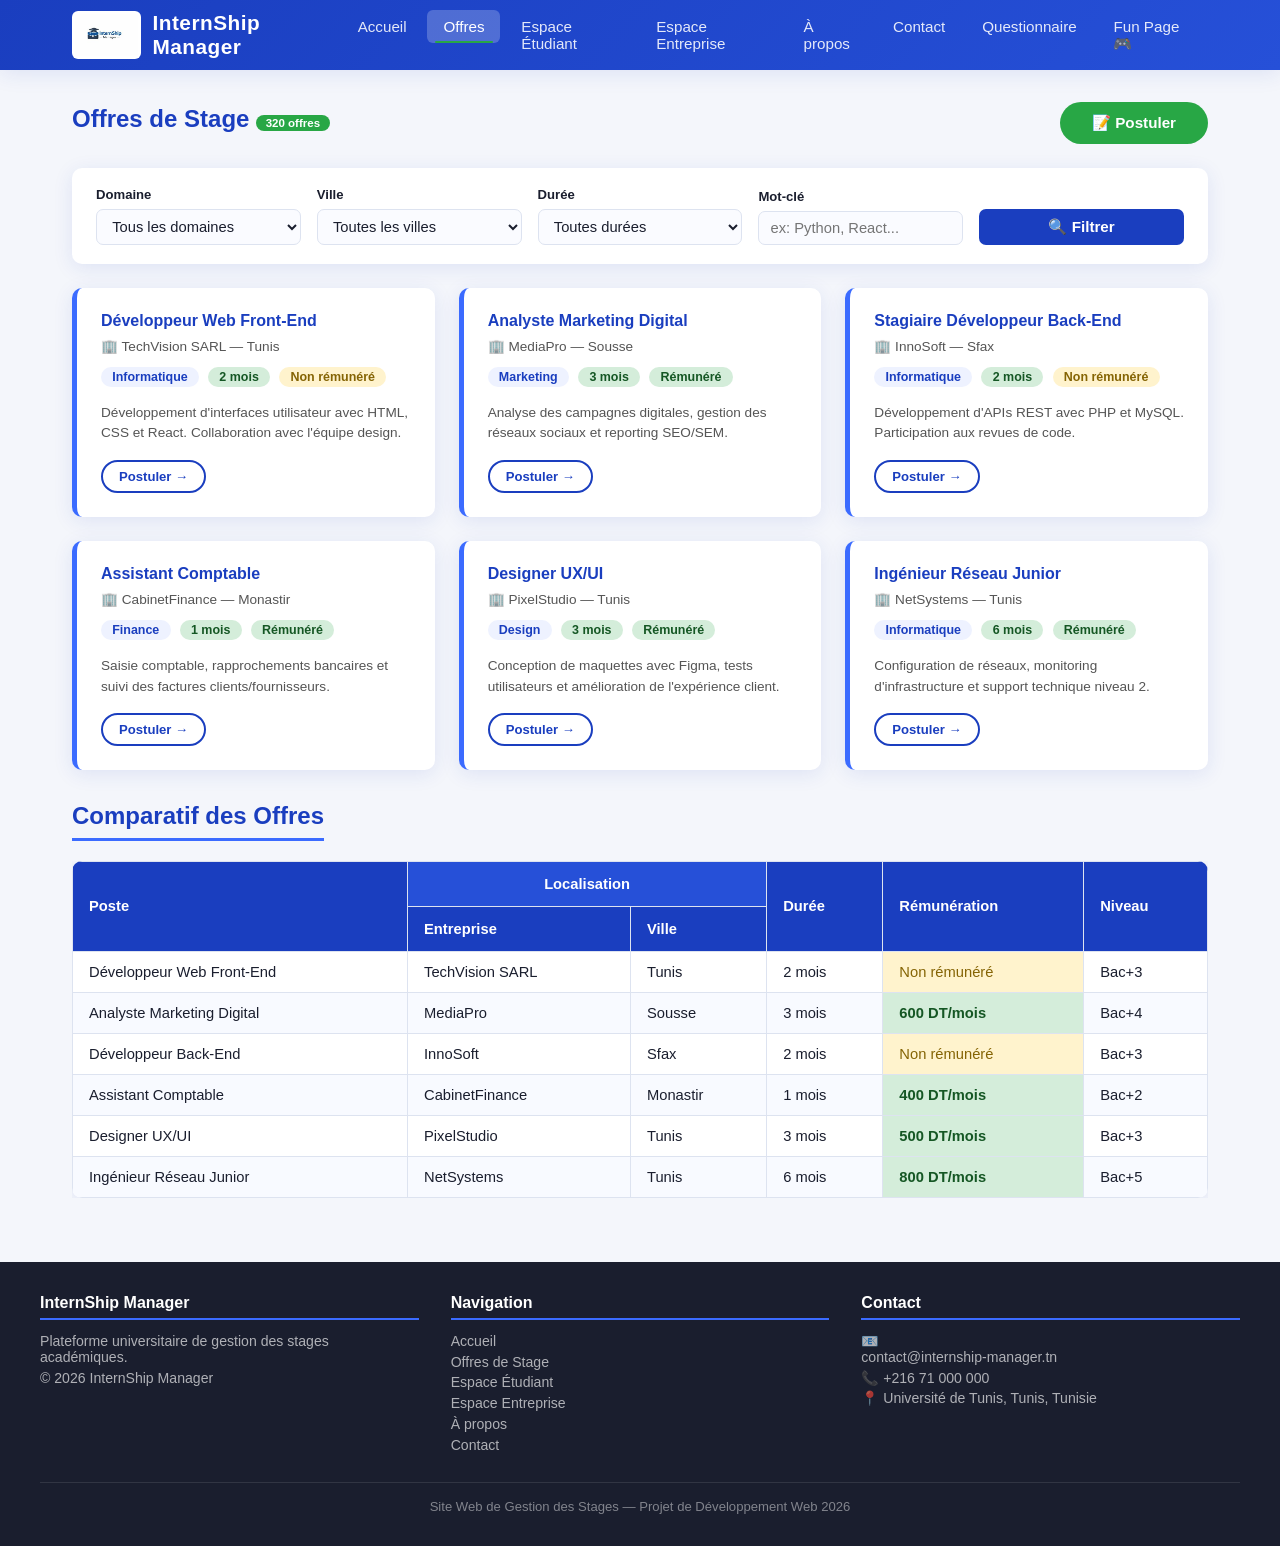
<file: offres.html>
<!DOCTYPE html>
<html lang="fr">
<head>
  <meta charset="UTF-8">
  <meta name="viewport" content="width=device-width, initial-scale=1.0">
  <title>Offres de Stage — InternShip Manager</title>
  <link rel="stylesheet" href="styles.css">
  <style>
.filter-bar { background:white; border-radius:10px; padding:1.2rem 1.5rem; box-shadow:var(--shadow); margin-bottom:1.5rem; display:flex; gap:1rem; flex-wrap:wrap; align-items:flex-end; }
.filter-bar .form-group { flex:1; min-width:160px; }
.filter-bar .form-group label { font-size:0.82rem; }
.filter-bar select, .filter-bar input { padding:0.5rem 0.7rem; }
</style>
</head>
<body>
  <header>
    <div class="header-inner">
      <a href="index.html" class="logo-wrap">
        <img src="[data-uri]" alt="InternShip Manager Logo">
        <span class="logo-text">InternShip Manager</span>
      </a>
      <nav>
        <ul>
          <li><a href="index.html" >Accueil</a></li>
          <li><a href="offres.html" class="active">Offres</a></li>
          <li><a href="espace-etudiant.html" >Espace Étudiant</a></li>
          <li><a href="espace-entreprise.html" >Espace Entreprise</a></li>
          <li><a href="about.html" >À propos</a></li>
          <li><a href="contact.html" >Contact</a></li>
          <li><a href="questionnaire.html">Questionnaire</a></li>
          <li><a href="funpage.html">Fun Page 🎮</a></li>
        </ul>
      </nav>
    </div>
  </header>
  <main>

    <div style="display:flex;justify-content:space-between;align-items:center;margin-bottom:1.5rem;flex-wrap:wrap;gap:1rem;">
      <h1 class="section-title" style="margin-bottom:0;border:none;">Offres de Stage <span class="badge-live">320 offres</span></h1>
      <a href="espace-etudiant.html" class="btn btn-secondary">📝 Postuler</a>
    </div>

    <!-- Filter Bar -->
    <div class="filter-bar">
      <div class="form-group">
        <label for="f-domain">Domaine</label>
        <select id="f-domain">
          <option>Tous les domaines</option>
          <option>Informatique</option>
          <option>Marketing</option>
          <option>Finance</option>
          <option>Génie Civil</option>
          <option>Design</option>
        </select>
      </div>
      <div class="form-group">
        <label for="f-ville">Ville</label>
        <select id="f-ville">
          <option>Toutes les villes</option>
          <option>Tunis</option>
          <option>Sfax</option>
          <option>Sousse</option>
          <option>Monastir</option>
        </select>
      </div>
      <div class="form-group">
        <label for="f-duree">Durée</label>
        <select id="f-duree">
          <option>Toutes durées</option>
          <option>1 mois</option>
          <option>2 mois</option>
          <option>3 mois</option>
          <option>6 mois</option>
        </select>
      </div>
      <div class="form-group">
        <label for="f-keyword">Mot-clé</label>
        <input type="text" id="f-keyword" placeholder="ex: Python, React...">
      </div>
      <div class="form-group" style="justify-content:flex-end;">
        <button class="btn btn-primary" style="background:var(--blue-dark);color:white;border-radius:7px;padding:0.55rem 1.2rem;">🔍 Filtrer</button>
      </div>
    </div>

    <!-- Offers Grid -->
    <div class="offers-grid">
      <div class="offer-card slide-in">
        <h3>Développeur Web Front-End</h3>
        <div class="company">🏢 TechVision SARL — Tunis</div>
        <span class="tag tag-blue">Informatique</span>
        <span class="tag tag-green">2 mois</span>
        <span class="tag tag-orange">Non rémunéré</span>
        <p style="font-size:0.85rem;color:var(--gray-text);margin-top:0.5rem;line-height:1.5;">Développement d'interfaces utilisateur avec HTML, CSS et React. Collaboration avec l'équipe design.</p>
        <a href="espace-etudiant.html" class="btn btn-outline" style="margin-top:1rem;font-size:0.82rem;padding:0.45rem 1rem;">Postuler →</a>
      </div>
      <div class="offer-card slide-in">
        <h3>Analyste Marketing Digital</h3>
        <div class="company">🏢 MediaPro — Sousse</div>
        <span class="tag tag-blue">Marketing</span>
        <span class="tag tag-green">3 mois</span>
        <span class="tag tag-green">Rémunéré</span>
        <p style="font-size:0.85rem;color:var(--gray-text);margin-top:0.5rem;line-height:1.5;">Analyse des campagnes digitales, gestion des réseaux sociaux et reporting SEO/SEM.</p>
        <a href="espace-etudiant.html" class="btn btn-outline" style="margin-top:1rem;font-size:0.82rem;padding:0.45rem 1rem;">Postuler →</a>
      </div>
      <div class="offer-card slide-in">
        <h3>Stagiaire Développeur Back-End</h3>
        <div class="company">🏢 InnoSoft — Sfax</div>
        <span class="tag tag-blue">Informatique</span>
        <span class="tag tag-green">2 mois</span>
        <span class="tag tag-orange">Non rémunéré</span>
        <p style="font-size:0.85rem;color:var(--gray-text);margin-top:0.5rem;line-height:1.5;">Développement d'APIs REST avec PHP et MySQL. Participation aux revues de code.</p>
        <a href="espace-etudiant.html" class="btn btn-outline" style="margin-top:1rem;font-size:0.82rem;padding:0.45rem 1rem;">Postuler →</a>
      </div>
      <div class="offer-card slide-in">
        <h3>Assistant Comptable</h3>
        <div class="company">🏢 CabinetFinance — Monastir</div>
        <span class="tag tag-blue">Finance</span>
        <span class="tag tag-green">1 mois</span>
        <span class="tag tag-green">Rémunéré</span>
        <p style="font-size:0.85rem;color:var(--gray-text);margin-top:0.5rem;line-height:1.5;">Saisie comptable, rapprochements bancaires et suivi des factures clients/fournisseurs.</p>
        <a href="espace-etudiant.html" class="btn btn-outline" style="margin-top:1rem;font-size:0.82rem;padding:0.45rem 1rem;">Postuler →</a>
      </div>
      <div class="offer-card slide-in">
        <h3>Designer UX/UI</h3>
        <div class="company">🏢 PixelStudio — Tunis</div>
        <span class="tag tag-blue">Design</span>
        <span class="tag tag-green">3 mois</span>
        <span class="tag tag-green">Rémunéré</span>
        <p style="font-size:0.85rem;color:var(--gray-text);margin-top:0.5rem;line-height:1.5;">Conception de maquettes avec Figma, tests utilisateurs et amélioration de l'expérience client.</p>
        <a href="espace-etudiant.html" class="btn btn-outline" style="margin-top:1rem;font-size:0.82rem;padding:0.45rem 1rem;">Postuler →</a>
      </div>
      <div class="offer-card slide-in">
        <h3>Ingénieur Réseau Junior</h3>
        <div class="company">🏢 NetSystems — Tunis</div>
        <span class="tag tag-blue">Informatique</span>
        <span class="tag tag-green">6 mois</span>
        <span class="tag tag-green">Rémunéré</span>
        <p style="font-size:0.85rem;color:var(--gray-text);margin-top:0.5rem;line-height:1.5;">Configuration de réseaux, monitoring d'infrastructure et support technique niveau 2.</p>
        <a href="espace-etudiant.html" class="btn btn-outline" style="margin-top:1rem;font-size:0.82rem;padding:0.45rem 1rem;">Postuler →</a>
      </div>
    </div>

    <!-- Comparison Table of offers -->
    <h2 class="section-title">Comparatif des Offres</h2>
    <div class="table-wrap">
      <table class="table-styled">
        <thead>
          <tr>
            <th rowspan="2">Poste</th>
            <th colspan="2">Localisation</th>
            <th rowspan="2">Durée</th>
            <th rowspan="2">Rémunération</th>
            <th rowspan="2">Niveau</th>
          </tr>
          <tr>
            <th>Entreprise</th>
            <th>Ville</th>
          </tr>
        </thead>
        <tbody>
          <tr><td>Développeur Web Front-End</td><td>TechVision SARL</td><td>Tunis</td><td>2 mois</td><td class="pending">Non rémunéré</td><td>Bac+3</td></tr>
          <tr><td>Analyste Marketing Digital</td><td>MediaPro</td><td>Sousse</td><td>3 mois</td><td class="highlight">600 DT/mois</td><td>Bac+4</td></tr>
          <tr><td>Développeur Back-End</td><td>InnoSoft</td><td>Sfax</td><td>2 mois</td><td class="pending">Non rémunéré</td><td>Bac+3</td></tr>
          <tr><td>Assistant Comptable</td><td>CabinetFinance</td><td>Monastir</td><td>1 mois</td><td class="highlight">400 DT/mois</td><td>Bac+2</td></tr>
          <tr><td>Designer UX/UI</td><td>PixelStudio</td><td>Tunis</td><td>3 mois</td><td class="highlight">500 DT/mois</td><td>Bac+3</td></tr>
          <tr><td>Ingénieur Réseau Junior</td><td>NetSystems</td><td>Tunis</td><td>6 mois</td><td class="highlight">800 DT/mois</td><td>Bac+5</td></tr>
        </tbody>
      </table>
    </div>

  </main>
  <footer>
    <div class="footer-inner">
      <div class="footer-col">
        <h4>InternShip Manager</h4>
        <p>Plateforme universitaire de gestion des stages académiques.</p>
        <p>© 2026 InternShip Manager</p>
      </div>
      <div class="footer-col">
        <h4>Navigation</h4>
        <a href="index.html">Accueil</a>
        <a href="offres.html">Offres de Stage</a>
        <a href="espace-etudiant.html">Espace Étudiant</a>
        <a href="espace-entreprise.html">Espace Entreprise</a>
        <a href="about.html">À propos</a>
        <a href="contact.html">Contact</a>
      </div>
      <div class="footer-col">
        <h4>Contact</h4>
        <p>📧 <a href="mailto:contact@internship-manager.tn">contact@internship-manager.tn</a></p>
        <p>📞 +216 71 000 000</p>
        <p>📍 Université de Tunis, Tunis, Tunisie</p>
      </div>
    </div>
    <div class="footer-bottom">
      Site Web de Gestion des Stages — Projet de Développement Web 2026
    </div>
  </footer>
</body>
</html>
</file>
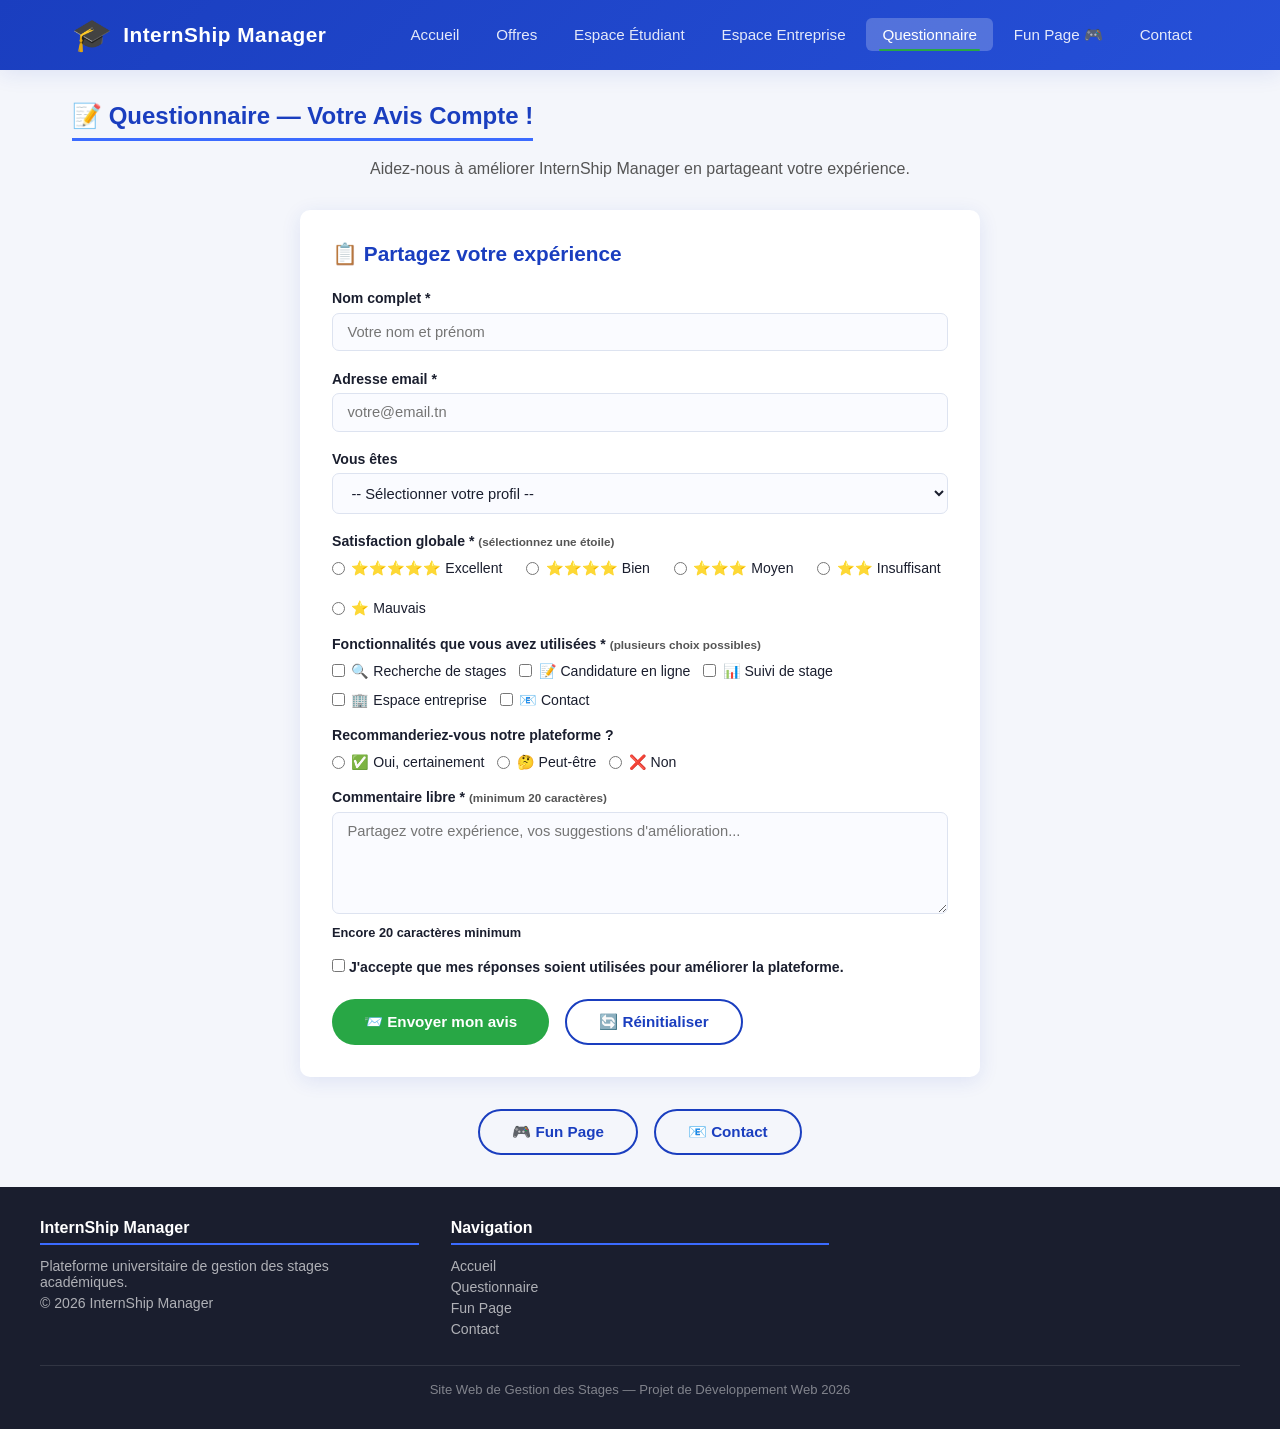
<file: questionnaire.html>
<!DOCTYPE html>
<html lang="fr">
<head>
  <meta charset="UTF-8">
  <meta name="viewport" content="width=device-width, initial-scale=1.0">
  <title>Questionnaire — InternShip Manager</title>
  <link rel="stylesheet" href="styles.css">
  <style>
    /* Styles des messages d'erreur de validation */
    .err-msg {
      display: none;
      color: #dc3545;
      font-size: 0.82rem;
      margin-top: 0.3rem;
      font-weight: 600;
    }
    /* Compteur de caractères pour le textarea */
    #compteur-commentaire {
      font-size: 0.8rem;
      margin-top: 0.25rem;
      color: var(--orange);
      font-weight: 600;
    }
    /* Message de succès après soumission */
    #msg-succes {
      display: none;
      text-align: center;
      padding: 3rem 2rem;
    }
    #msg-succes .succes-icon { font-size: 4rem; }
    #msg-succes h2 { color: var(--green); margin: 1rem 0 0.5rem; }

    /* Étoiles de notation (radio stylisées) */
    .star-rating {
      display: flex;
      gap: 0.4rem;
      flex-wrap: wrap;
    }
    .star-rating label {
      cursor: pointer;
      font-size: 1.4rem;
      filter: grayscale(1);
      transition: filter 0.15s, transform 0.15s;
    }
    .star-rating input { display: none; }
    .star-rating input:checked ~ label,
    .star-rating label:hover,
    .star-rating label:hover ~ label {
      filter: none;
    }
    /* Inverser l'ordre pour l'effet CSS pur */
    .star-rating { flex-direction: row-reverse; justify-content: flex-end; }
    .star-rating label:hover,
    .star-rating label:hover ~ label { filter: none; }
  </style>
</head>
<body>

  <!-- ===== EN-TÊTE ===== -->
  <header>
    <div class="header-inner">
      <a href="index.html" class="logo-wrap">
        <span style="font-size:2rem;">🎓</span>
        <span class="logo-text">InternShip Manager</span>
      </a>
      <nav>
        <ul>
          <li><a href="index.html">Accueil</a></li>
          <li><a href="offres.html">Offres</a></li>
          <li><a href="espace-etudiant.html">Espace Étudiant</a></li>
          <li><a href="espace-entreprise.html">Espace Entreprise</a></li>
          <li><a href="questionnaire.html" class="active">Questionnaire</a></li>
          <li><a href="funpage.html">Fun Page 🎮</a></li>
          <li><a href="contact.html">Contact</a></li>
        </ul>
      </nav>
    </div>
  </header>

  <main>
    <h1 class="section-title">📝 Questionnaire — Votre Avis Compte !</h1>
    <p style="text-align:center;color:var(--gray-text);margin-bottom:2rem;">
      Aidez-nous à améliorer InternShip Manager en partageant votre expérience.
    </p>

    <div style="max-width:680px;margin:0 auto;">

      <!-- ===== MESSAGE DE SUCCÈS (affiché après validation) ===== -->
      <div id="msg-succes">
        <div class="succes-icon">🎉</div>
        <h2>Merci pour votre avis !</h2>
        <p style="color:var(--gray-text);">Votre questionnaire a été soumis avec succès. Votre retour est précieux pour nous.</p>
        <a href="index.html" class="btn btn-secondary" style="margin-top:1.5rem;">🏠 Retour à l'accueil</a>
      </div>

      <!-- ===== FORMULAIRE QUESTIONNAIRE ===== -->
      <form class="form-card" id="form-questionnaire" novalidate>
        <div class="form-title">📋 Partagez votre expérience</div>

        <div class="form-grid" style="grid-template-columns:1fr;">

          <!-- Champ 1 : Nom (textbox) -->
          <div class="form-group">
            <label for="q-nom">Nom complet *</label>
            <input type="text" id="q-nom" name="nom" placeholder="Votre nom et prénom">
            <div class="err-msg" id="err-nom"></div>
          </div>

          <!-- Champ 2 : Email (textbox email) -->
          <div class="form-group">
            <label for="q-email">Adresse email *</label>
            <input type="email" id="q-email" name="email" placeholder="votre@email.tn">
            <div class="err-msg" id="err-email"></div>
          </div>

          <!-- Champ 3 : Profil (select) -->
          <div class="form-group">
            <label for="q-profil">Vous êtes</label>
            <select id="q-profil" name="profil">
              <option value="">-- Sélectionner votre profil --</option>
              <option value="etudiant">🎓 Étudiant</option>
              <option value="entreprise">🏢 Représentant d'entreprise</option>
              <option value="enseignant">📚 Enseignant / Encadrant</option>
              <option value="autre">Autre</option>
            </select>
          </div>

          <!-- Champ 4 : Satisfaction globale (radio) -->
          <div class="form-group">
            <label>Satisfaction globale * <small style="color:var(--gray-text);">(sélectionnez une étoile)</small></label>
            <div class="radio-group" style="display:flex;gap:1.5rem;flex-wrap:wrap;">
              <label><input type="radio" name="satisfaction" value="5"> ⭐⭐⭐⭐⭐ Excellent</label>
              <label><input type="radio" name="satisfaction" value="4"> ⭐⭐⭐⭐ Bien</label>
              <label><input type="radio" name="satisfaction" value="3"> ⭐⭐⭐ Moyen</label>
              <label><input type="radio" name="satisfaction" value="2"> ⭐⭐ Insuffisant</label>
              <label><input type="radio" name="satisfaction" value="1"> ⭐ Mauvais</label>
            </div>
            <div class="err-msg" id="err-satisfaction"></div>
          </div>

          <!-- Champ 5 : Fonctionnalités utilisées (checkboxes) -->
          <div class="form-group">
            <label>Fonctionnalités que vous avez utilisées * <small style="color:var(--gray-text);">(plusieurs choix possibles)</small></label>
            <div class="checkbox-group">
              <label><input type="checkbox" name="fonctionnalites" value="recherche"> 🔍 Recherche de stages</label>
              <label><input type="checkbox" name="fonctionnalites" value="candidature"> 📝 Candidature en ligne</label>
              <label><input type="checkbox" name="fonctionnalites" value="suivi"> 📊 Suivi de stage</label>
              <label><input type="checkbox" name="fonctionnalites" value="entreprise"> 🏢 Espace entreprise</label>
              <label><input type="checkbox" name="fonctionnalites" value="contact"> 📧 Contact</label>
            </div>
            <div class="err-msg" id="err-fonctionnalites"></div>
          </div>

          <!-- Champ 6 : Recommandation (radio) -->
          <div class="form-group">
            <label>Recommanderiez-vous notre plateforme ?</label>
            <div class="radio-group">
              <label><input type="radio" name="recommandation" value="oui"> ✅ Oui, certainement</label>
              <label><input type="radio" name="recommandation" value="peutetre"> 🤔 Peut-être</label>
              <label><input type="radio" name="recommandation" value="non"> ❌ Non</label>
            </div>
          </div>

          <!-- Champ 7 : Commentaire (textarea) -->
          <div class="form-group">
            <label for="q-commentaire">Commentaire libre * <small style="color:var(--gray-text);">(minimum 20 caractères)</small></label>
            <textarea id="q-commentaire" name="commentaire" rows="5"
              placeholder="Partagez votre expérience, vos suggestions d'amélioration..."></textarea>
            <div id="compteur-commentaire">Encore 20 caractères minimum</div>
            <div class="err-msg" id="err-commentaire"></div>
          </div>

          <!-- Champ 8 : Consentement (checkbox) -->
          <div class="form-group">
            <label>
              <input type="checkbox" name="consentement" id="q-consentement">
              J'accepte que mes réponses soient utilisées pour améliorer la plateforme.
            </label>
          </div>

        </div><!-- /.form-grid -->

        <div class="form-actions">
          <button type="submit" class="btn btn-secondary">📨 Envoyer mon avis</button>
          <button type="reset"  class="btn btn-outline">🔄 Réinitialiser</button>
        </div>
      </form>

      <!-- Liens de navigation vers les nouvelles pages -->
      <div style="display:flex;gap:1rem;justify-content:center;margin-top:2rem;flex-wrap:wrap;">
        <a href="funpage.html" class="btn btn-outline">🎮 Fun Page</a>
        <a href="contact.html" class="btn btn-outline">📧 Contact</a>
      </div>
    </div>
  </main>

  <footer>
    <div class="footer-inner">
      <div class="footer-col">
        <h4>InternShip Manager</h4>
        <p>Plateforme universitaire de gestion des stages académiques.</p>
        <p>© 2026 InternShip Manager</p>
      </div>
      <div class="footer-col">
        <h4>Navigation</h4>
        <a href="index.html">Accueil</a>
        <a href="questionnaire.html">Questionnaire</a>
        <a href="funpage.html">Fun Page</a>
        <a href="contact.html">Contact</a>
      </div>
    </div>
    <div class="footer-bottom">Site Web de Gestion des Stages — Projet de Développement Web 2026</div>
  </footer>

  <script src="js/questionnaire.js"></script>
</body>
</html>
</file>
<file: styles.css>
/* ===== CSS VARIABLES ===== */
:root {
  --blue-dark: #1A3EBF;
  --blue-mid: #2650D8;
  --blue-light: #3B6BFF;
  --blue-pale: #EEF2FF;
  --green: #28A745;
  --green-light: #d4edda;
  --gray-bg: #F4F6FB;
  --gray-border: #DDE3F0;
  --gray-text: #555;
  --dark: #1a1e2e;
  --white: #ffffff;
  --shadow: 0 4px 20px rgba(26,62,191,0.10);
  --radius: 10px;
  --transition: 0.3s ease;
  --font-main: 'Segoe UI', Tahoma, Geneva, Verdana, sans-serif;
}

/* ===== RESET ===== */
*, *::before, *::after { box-sizing: border-box; margin: 0; padding: 0; }
html { scroll-behavior: smooth; }
body {
  font-family: var(--font-main);
  background: var(--gray-bg);
  color: var(--dark);
  min-height: 100vh;
  display: flex;
  flex-direction: column;
}

/* ===== HEADER ===== */
header {
  background: linear-gradient(135deg, var(--blue-dark) 0%, var(--blue-mid) 100%);
  box-shadow: var(--shadow);
  position: sticky;
  top: 0;
  z-index: 1000;
}
.header-inner {
  max-width: 1200px;
  margin: 0 auto;
  padding: 0 2rem;
  display: flex;
  align-items: center;
  justify-content: space-between;
  height: 70px;
}
.logo-wrap {
  display: flex;
  align-items: center;
  gap: 0.7rem;
  text-decoration: none;
  cursor: pointer;
}
.logo-wrap img {
  height: 48px;
  width: auto;
  border-radius: 6px;
  background: white;
  padding: 3px;
}
.logo-text {
  font-size: 1.3rem;
  font-weight: 700;
  color: white;
  letter-spacing: 0.5px;
}

/* ===== NAV ===== */
nav ul {
  list-style: none;
  display: flex;
  gap: 0.3rem;
}
nav ul li a {
  display: block;
  padding: 0.5rem 1rem;
  color: rgba(255,255,255,0.88);
  text-decoration: none;
  font-size: 0.95rem;
  font-weight: 500;
  border-radius: 6px;
  transition: background var(--transition), color var(--transition);
  cursor: pointer; /* CSS position property usage */
  position: relative;
}
nav ul li a::after {
  content: '';
  position: absolute;
  bottom: 0; left: 50%; right: 50%;
  height: 2px;
  background: var(--green);
  transition: left var(--transition), right var(--transition);
  border-radius: 2px;
}
nav ul li a:hover {
  background: rgba(255,255,255,0.15);
  color: white;
  cursor: pointer;
}
nav ul li a:hover::after {
  left: 10%; right: 10%;
}
nav ul li a.active {
  background: rgba(255,255,255,0.22);
  color: white;
}
nav ul li a.active::after {
  left: 10%; right: 10%;
}

/* ===== MAIN ===== */
main { flex: 1; max-width: 1200px; margin: 0 auto; padding: 2rem; width: 100%; }

/* ===== FOOTER ===== */
footer {
  background: var(--dark);
  color: rgba(255,255,255,0.75);
  padding: 2rem;
  margin-top: auto;
}
.footer-inner {
  max-width: 1200px;
  margin: 0 auto;
  /* GRID layout */
  display: grid;
  grid-template-columns: repeat(3, 1fr);
  gap: 2rem;
}
.footer-col h4 {
  color: white;
  font-size: 1rem;
  margin-bottom: 0.8rem;
  border-bottom: 2px solid var(--blue-light);
  padding-bottom: 0.4rem;
}
.footer-col p, .footer-col a {
  font-size: 0.88rem;
  color: rgba(255,255,255,0.65);
  text-decoration: none;
  display: block;
  margin-bottom: 0.3rem;
  transition: color var(--transition);
}
.footer-col a:hover { color: var(--blue-light); cursor: pointer; }
.footer-bottom {
  text-align: center;
  margin-top: 1.5rem;
  padding-top: 1rem;
  border-top: 1px solid rgba(255,255,255,0.1);
  font-size: 0.82rem;
  color: rgba(255,255,255,0.45);
  max-width: 1200px;
  margin-left: auto;
  margin-right: auto;
}

/* ===== HERO ===== */
.hero {
  background: linear-gradient(135deg, var(--blue-dark) 0%, var(--blue-light) 100%);
  border-radius: var(--radius);
  color: white;
  padding: 4rem 3rem;
  text-align: center;
  margin-bottom: 2.5rem;
  position: relative;
  overflow: hidden;
}
.hero::before {
  content: '';
  position: absolute;
  top: -60px; right: -60px;
  width: 250px; height: 250px;
  background: rgba(255,255,255,0.06);
  border-radius: 50%;
}
.hero h1 { font-size: 2.5rem; font-weight: 800; margin-bottom: 1rem; }
.hero p { font-size: 1.1rem; opacity: 0.9; max-width: 600px; margin: 0 auto 2rem; }

/* ===== BUTTONS ===== */
.btn {
  display: inline-block;
  padding: 0.75rem 2rem;
  border-radius: 30px;
  font-weight: 600;
  font-size: 0.95rem;
  text-decoration: none;
  border: none;
  cursor: pointer;
  transition: transform var(--transition), box-shadow var(--transition), background var(--transition);
}
.btn:hover { transform: translateY(-2px); box-shadow: 0 8px 25px rgba(0,0,0,0.2); cursor: pointer; }
.btn-primary { background: white; color: var(--blue-dark); }
.btn-primary:hover { background: var(--blue-pale); }
.btn-secondary { background: var(--green); color: white; }
.btn-secondary:hover { background: #1e8c39; }
.btn-outline {
  background: transparent;
  color: var(--blue-dark);
  border: 2px solid var(--blue-dark);
}
.btn-outline:hover { background: var(--blue-dark); color: white; }

/* ===== CARDS FLEX ===== */
.cards-flex {
  display: flex;
  gap: 1.5rem;
  flex-wrap: wrap;
  margin-bottom: 2.5rem;
}
.card {
  background: white;
  border-radius: var(--radius);
  padding: 1.8rem;
  box-shadow: var(--shadow);
  flex: 1;
  min-width: 220px;
  transition: transform var(--transition), box-shadow var(--transition);
  border-top: 4px solid var(--blue-light);
}
.card:hover {
  transform: translateY(-5px) scale(1.02);
  box-shadow: 0 12px 35px rgba(26,62,191,0.18);
}
.card-icon { font-size: 2.5rem; margin-bottom: 1rem; }
.card h3 { font-size: 1.1rem; color: var(--blue-dark); margin-bottom: 0.5rem; }
.card p { font-size: 0.9rem; color: var(--gray-text); line-height: 1.6; }

/* ===== STATS GRID ===== */
.stats-grid {
  display: grid;
  grid-template-columns: repeat(4, 1fr);
  gap: 1.2rem;
  margin-bottom: 2.5rem;
}
.stat-box {
  background: white;
  border-radius: var(--radius);
  padding: 1.5rem;
  text-align: center;
  box-shadow: var(--shadow);
}
.stat-box .num {
  font-size: 2.2rem;
  font-weight: 800;
  color: var(--blue-dark);
  display: block;
  /* CSS animation */
  animation: countUp 1s ease-out;
}
@keyframes countUp {
  from { opacity: 0; transform: translateY(10px); }
  to { opacity: 1; transform: translateY(0); }
}
.stat-box span:last-child { font-size: 0.85rem; color: var(--gray-text); }

/* ===== SECTION TITLES ===== */
.section-title {
  font-size: 1.5rem;
  font-weight: 700;
  color: var(--blue-dark);
  margin-bottom: 1.2rem;
  padding-bottom: 0.5rem;
  border-bottom: 3px solid var(--blue-light);
  display: inline-block;
}

/* ===== TABLE ===== */
.table-wrap { overflow-x: auto; margin-bottom: 2rem; }
table {
  width: 100%;
  border-collapse: collapse;
  background: white;
  border-radius: var(--radius);
  overflow: hidden;
  box-shadow: var(--shadow);
  font-size: 0.92rem;
}
thead tr { background: var(--blue-dark); color: white; }
thead th { padding: 14px 16px; text-align: left; font-weight: 600; }
/* colspan/rowspan styling */
thead th[colspan] { text-align: center; background: var(--blue-mid); }
thead th[rowspan] { vertical-align: middle; }
tbody tr { border-bottom: 1px solid var(--gray-border); transition: background var(--transition); }
tbody tr:hover { background: var(--blue-pale); }
tbody tr:nth-child(even) { background: #f8faff; }
tbody tr:nth-child(even):hover { background: var(--blue-pale); }
tbody td { padding: 12px 16px; }
/* Cell spacing and borders */
.table-styled { border-spacing: 0; }
.table-styled td, .table-styled th { border: 1px solid var(--gray-border); }
td.highlight { background: var(--green-light); color: #155724; font-weight: 600; }
td.pending { background: #fff3cd; color: #856404; }

/* ===== FORMS ===== */
.form-card {
  background: white;
  border-radius: var(--radius);
  padding: 2rem;
  box-shadow: var(--shadow);
  margin-bottom: 2rem;
}
.form-title { font-size: 1.3rem; font-weight: 700; color: var(--blue-dark); margin-bottom: 1.5rem; }
.form-grid {
  display: grid;
  grid-template-columns: 1fr 1fr;
  gap: 1.2rem;
}
.form-group { display: flex; flex-direction: column; gap: 0.4rem; }
.form-group.full { grid-column: 1 / -1; }
label { font-size: 0.88rem; font-weight: 600; color: var(--dark); }
input[type="text"], input[type="email"], input[type="password"],
input[type="tel"], input[type="date"], input[type="number"],
input[type="url"], input[type="file"],
select, textarea {
  padding: 0.65rem 0.9rem;
  border: 1.5px solid var(--gray-border);
  border-radius: 7px;
  font-size: 0.92rem;
  font-family: var(--font-main);
  color: var(--dark);
  background: #fafbff;
  transition: border-color var(--transition), box-shadow var(--transition);
  width: 100%;
}
input:focus, select:focus, textarea:focus {
  outline: none;
  border-color: var(--blue-light);
  box-shadow: 0 0 0 3px rgba(59,107,255,0.12);
  background: white;
}
textarea { resize: vertical; min-height: 100px; }
.radio-group, .checkbox-group { display: flex; flex-wrap: wrap; gap: 0.8rem; margin-top: 0.3rem; }
.radio-group label, .checkbox-group label {
  display: flex; align-items: center; gap: 0.4rem;
  font-weight: 400; cursor: pointer;
}
input[type="range"] { width: 100%; accent-color: var(--blue-dark); }
.form-actions { margin-top: 1.5rem; display: flex; gap: 1rem; flex-wrap: wrap; }

/* ===== OFFERS LIST ===== */
.offers-grid {
  display: grid;
  grid-template-columns: repeat(3, 1fr);
  gap: 1.5rem;
  margin-bottom: 2rem;
}
.offer-card {
  background: white;
  border-radius: var(--radius);
  padding: 1.5rem;
  box-shadow: var(--shadow);
  border-left: 5px solid var(--blue-light);
  transition: transform var(--transition), box-shadow var(--transition);
}
.offer-card:hover {
  transform: translateY(-4px);
  box-shadow: 0 10px 30px rgba(26,62,191,0.15);
}
.offer-card h3 { color: var(--blue-dark); font-size: 1rem; margin-bottom: 0.5rem; }
.offer-card .company { font-size: 0.85rem; color: var(--gray-text); margin-bottom: 0.8rem; }
.tag {
  display: inline-block;
  padding: 0.2rem 0.7rem;
  border-radius: 20px;
  font-size: 0.78rem;
  font-weight: 600;
  margin-right: 0.3rem;
  margin-bottom: 0.5rem;
}
.tag-blue { background: var(--blue-pale); color: var(--blue-dark); }
.tag-green { background: var(--green-light); color: #155724; }
.tag-orange { background: #fff3cd; color: #856404; }

/* ===== DASHBOARD ===== */
.dash-grid {
  display: grid;
  grid-template-columns: 250px 1fr;
  gap: 2rem;
  margin-bottom: 2rem;
}
.sidebar {
  background: white;
  border-radius: var(--radius);
  padding: 1.5rem;
  box-shadow: var(--shadow);
  height: fit-content;
}
.sidebar h3 { color: var(--blue-dark); margin-bottom: 1rem; font-size: 1rem; }
.sidebar ul { list-style: none; }
.sidebar ul li { margin-bottom: 0.3rem; }
.sidebar ul li a {
  display: block;
  padding: 0.5rem 0.8rem;
  border-radius: 6px;
  color: var(--gray-text);
  text-decoration: none;
  font-size: 0.9rem;
  transition: background var(--transition), color var(--transition);
  cursor: pointer;
}
.sidebar ul li a:hover, .sidebar ul li a.active {
  background: var(--blue-pale);
  color: var(--blue-dark);
  font-weight: 600;
}

/* ===== ALERTS ===== */
.alert {
  padding: 1rem 1.2rem;
  border-radius: 8px;
  margin-bottom: 1rem;
  font-size: 0.9rem;
  border-left: 4px solid;
}
.alert-success { background: var(--green-light); border-color: var(--green); color: #155724; }
.alert-info { background: var(--blue-pale); border-color: var(--blue-light); color: var(--blue-dark); }
.alert-warning { background: #fff3cd; border-color: #ffc107; color: #856404; }

/* ===== TRANSFORM & TRANSITION ANIMATIONS ===== */
.flip-card {
  perspective: 800px;
  display: inline-block;
}
.flip-inner {
  transition: transform 0.6s;
  transform-style: preserve-3d;
  position: relative;
}
.flip-card:hover .flip-inner {
  transform: rotateY(180deg);
}

/* pulse animation */
@keyframes pulse {
  0%, 100% { box-shadow: 0 0 0 0 rgba(40,167,69,0.4); }
  50% { box-shadow: 0 0 0 10px rgba(40,167,69,0); }
}
.badge-live {
  display: inline-block;
  background: var(--green);
  color: white;
  font-size: 0.72rem;
  font-weight: 700;
  padding: 0.15rem 0.6rem;
  border-radius: 20px;
  animation: pulse 2s infinite;
}

/* slide-in */
@keyframes slideIn {
  from { opacity: 0; transform: translateX(-30px); }
  to { opacity: 1; transform: translateX(0); }
}
.slide-in { animation: slideIn 0.5s ease forwards; }

/* ===== ABOUT PAGE ===== */
.about-flex {
  display: flex;
  gap: 2rem;
  align-items: flex-start;
  flex-wrap: wrap;
  margin-bottom: 2rem;
}
.about-text { flex: 2; min-width: 280px; }
.about-text h2 { color: var(--blue-dark); margin-bottom: 1rem; }
.about-text p { line-height: 1.8; color: var(--gray-text); margin-bottom: 1rem; }
.about-text a { color: var(--blue-light); }
.about-img {
  flex: 1;
  min-width: 200px;
  background: linear-gradient(135deg, var(--blue-pale), #dce8ff);
  border-radius: var(--radius);
  display: flex;
  align-items: center;
  justify-content: center;
  font-size: 5rem;
  min-height: 200px;
}
.team-grid {
  display: grid;
  grid-template-columns: repeat(3, 1fr);
  gap: 1.2rem;
  margin-bottom: 2rem;
}
.team-card {
  background: white;
  border-radius: var(--radius);
  padding: 1.5rem;
  box-shadow: var(--shadow);
  text-align: center;
  transition: transform var(--transition);
}
.team-card:hover { transform: translateY(-4px); }
.team-avatar {
  width: 70px; height: 70px;
  border-radius: 50%;
  background: var(--blue-pale);
  display: flex; align-items: center; justify-content: center;
  font-size: 2rem;
  margin: 0 auto 1rem;
  border: 3px solid var(--blue-light);
}
.team-card h4 { color: var(--blue-dark); margin-bottom: 0.3rem; }
.team-card p { font-size: 0.85rem; color: var(--gray-text); }

/* ===== @MEDIA QUERIES ===== */
@media (max-width: 1024px) {
  .stats-grid { grid-template-columns: repeat(2, 1fr); }
  .offers-grid { grid-template-columns: repeat(2, 1fr); }
  .team-grid { grid-template-columns: repeat(2, 1fr); }
  .form-grid { grid-template-columns: 1fr; }
  .footer-inner { grid-template-columns: 1fr 1fr; }
}
@media (max-width: 768px) {
  .header-inner { flex-direction: column; height: auto; padding: 0.8rem 1rem; gap: 0.5rem; }
  nav ul { flex-wrap: wrap; justify-content: center; }
  .hero h1 { font-size: 1.7rem; }
  .hero { padding: 2.5rem 1.5rem; }
  .stats-grid { grid-template-columns: 1fr 1fr; }
  .offers-grid { grid-template-columns: 1fr; }
  .dash-grid { grid-template-columns: 1fr; }
  .team-grid { grid-template-columns: 1fr; }
  .footer-inner { grid-template-columns: 1fr; }
  main { padding: 1rem; }
  .form-grid { grid-template-columns: 1fr; }
}
@media (max-width: 480px) {
  .stats-grid { grid-template-columns: 1fr; }
  .cards-flex { flex-direction: column; }
  .hero h1 { font-size: 1.4rem; }
  nav ul li a { padding: 0.4rem 0.6rem; font-size: 0.85rem; }
}
</file>
